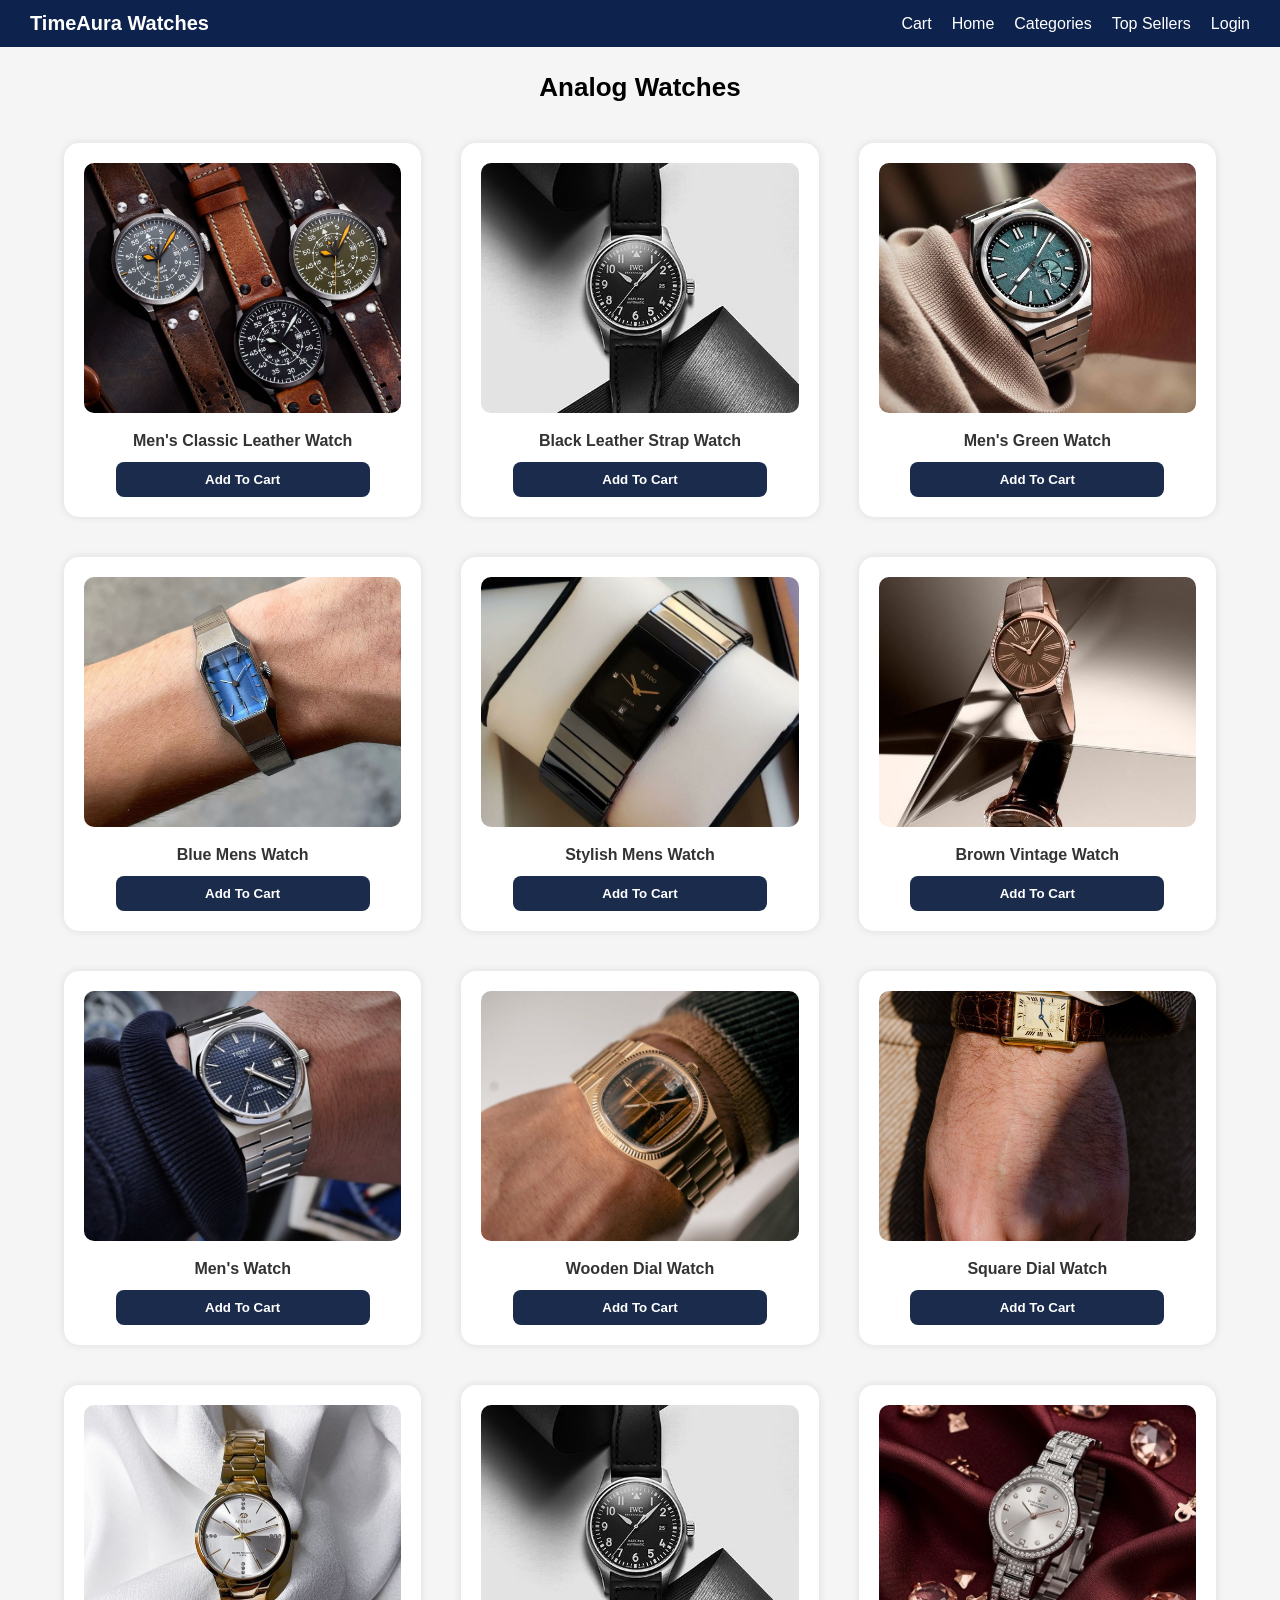
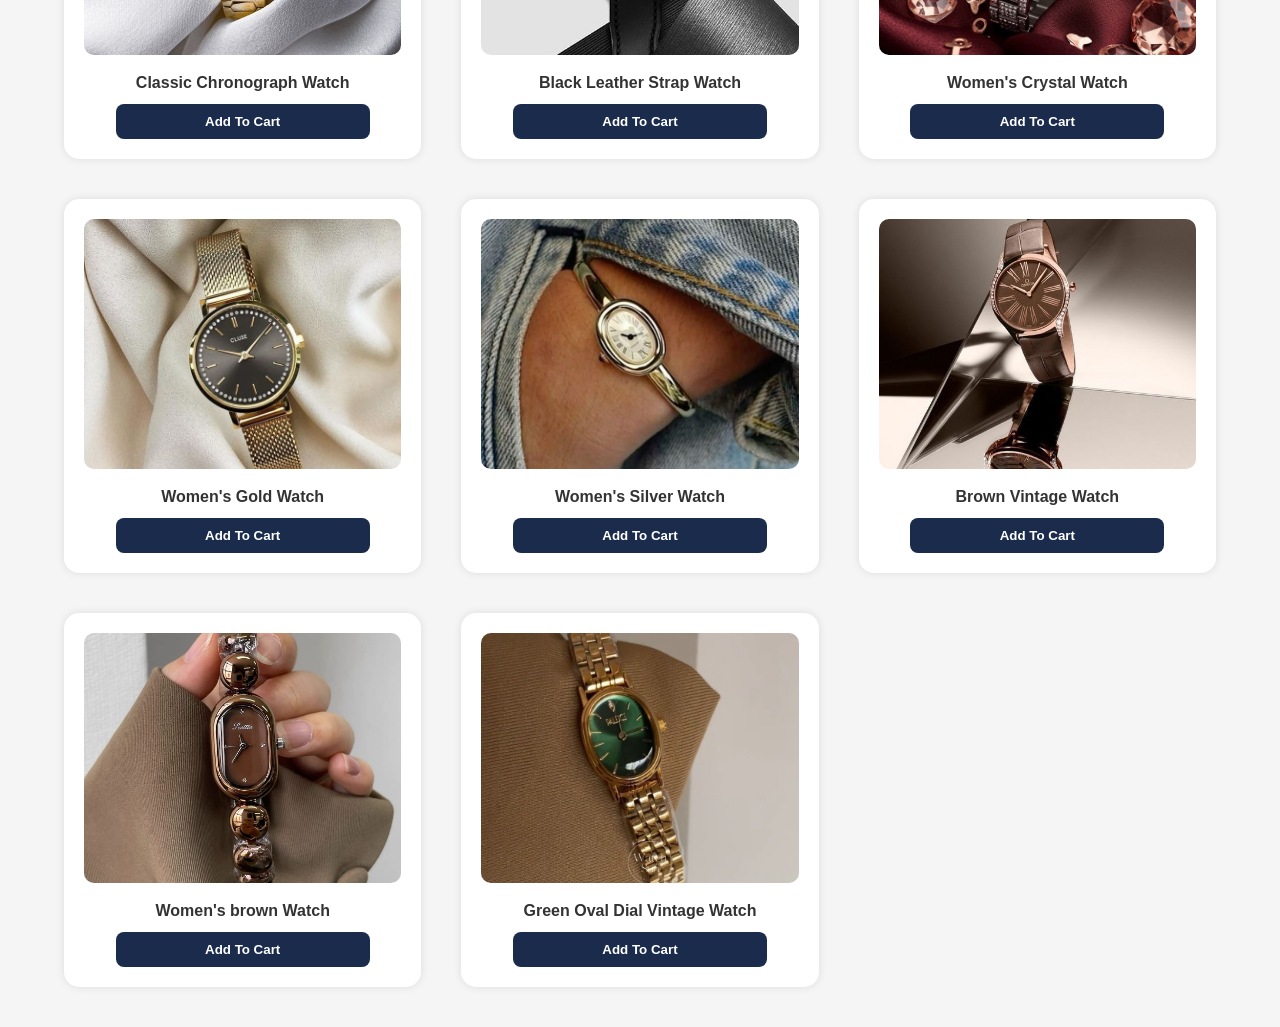
<file: analog.html>
<!DOCTYPE html>
<html lang="en">
<head>
  <meta charset="UTF-8">
  <meta name="viewport" content="width=device-width, initial-scale=1.0">
  <title>Top Sellers - TimeAura</title>

  <style>
    * {
      margin: 0;
      padding: 0;
      box-sizing: border-box;
      font-family: Arial, sans-serif;
    }

    body {
      background-color: #f5f5f5;
    }

    nav {
            background-color: #0d224c; 
            padding: 12px 30px;
            display: flex;
            justify-content: space-between;
            align-items: center;
            color: white;
        }

        nav .logo {
            font-size: 20px;
            font-weight: bold;
        }

        nav ul {
            display: flex;
            list-style: none;
            gap: 20px;
        }

        nav ul li a {
            text-decoration: none;
            color: white;
            font-weight: 500;
        }

        nav ul li a:hover {
            text-decoration: underline;
        }

    h1 {
      text-align: center;
      margin-top: 25px;
      font-size: 26px;
      color: #000;
    }

    .container {
      width: 90%;
      margin: 40px auto;
      display: grid;
      grid-template-columns: repeat(auto-fit, minmax(260px, 1fr));
      gap: 40px;
    }

    .card {
      background: white;
      padding: 20px;
      text-align: center;
      border-radius: 15px;
      box-shadow: 0 0 8px rgba(0,0,0,0.1);
    }

    .card img {
      width: 100%;
      height: 250px;
      border-radius: 10px;
      object-fit: cover;
    }

    .card h3 {
      margin-top: 15px;
      font-size: 16px;
      color: #333;
    }

    .card button {
      margin-top: 12px;
      padding: 10px;
      width: 80%;
      background-color: #1a2b4c;
      border: none;
      border-radius: 8px;
      color: white;
      font-weight: bold;
      cursor: pointer;
    }

    .card button:hover {
      background-color: #162243;
    }
  </style>
</head>

<body>

  <nav>
        <div class="logo">TimeAura Watches</div>

        <ul>
            <li><a href="cart.html">Cart</a></li>
            <li><a href="home.html">Home</a></li>
            <li><a href="categories.html">Categories</a></li>
            <li><a href="topsellers.html">Top Sellers</a></li>
            <li><a href="signup.html">Login</a></li>
        </ul>
    </nav>

  <h1>Analog Watches</h1>

  <div class="container">

    <div class="card">
      <img src="images/men1.jpg" alt="">
      <h3>Men's Classic Leather Watch</h3>
      <button>Add To Cart</button>
    </div>

    <div class="card">
      <img src="images/watch2.jpg" alt="">
      <h3>Black Leather Strap Watch</h3>
      <button>Add To Cart</button>
    </div>

    <div class="card">
      <img src="images/men2.jpg" alt="">
      <h3>Men's Green Watch</h3>
      <button>Add To Cart</button>
    </div>

    <div class="card">
      <img src="images/men4.jpg" alt="">
      <h3>Blue Mens Watch</h3>
      <button>Add To Cart</button>
    </div>

    <div class="card">
      <img src="images/men5.jpg" alt="">
      <h3>Stylish Mens Watch</h3>
      <button>Add To Cart</button>
    </div>

    <div class="card">
      <img src="images/watch6.jpg" alt="">
      <h3>Brown Vintage Watch</h3>
      <button>Add To Cart</button>
    </div>

<div class="card">
      <img src="images/men6.jpg" alt="">
      <h3>Men's Watch</h3>
      <button>Add To Cart</button>
    </div>

    <div class="card">
      <img src="images/men7.jpg" alt="">
      <h3>Wooden Dial Watch</h3>
      <button>Add To Cart</button>
    </div>

    <div class="card">
      <img src="images/men8.jpg" alt="">
      <h3>Square Dial Watch</h3>
      <button>Add To Cart</button>
    </div>

    <div class="card">
      <img src="images/IMAGE1.jpg" alt="">
      <h3>Classic Chronograph Watch</h3>
      <button>Add To Cart</button>
    </div>

    <div class="card">
      <img src="images/watch2.jpg" alt="">
      <h3>Black Leather Strap Watch</h3>
      <button>Add To Cart</button>
    </div>

    <div class="card">
      <img src="images/IMAGE3.jpg" alt="">
      <h3>Women's Crystal Watch</h3>
      <button>Add To Cart</button>
    </div>

    <div class="card">
      <img src="images/IMAGE4.jpg" alt="">
      <h3>Women's Gold Watch</h3>
      <button>Add To Cart</button>
    </div>

    <div class="card">
      <img src="images/womens1.jpg" alt="">
      <h3>Women's Silver Watch</h3>
      <button>Add To Cart</button>
    </div>

    <div class="card">
      <img src="images/watch6.jpg" alt="">
      <h3>Brown Vintage Watch</h3>
      <button>Add To Cart</button>
    </div>

<div class="card">
      <img src="images/IMAGE5.jpg" alt="">
      <h3>Women's brown Watch</h3>
      <button>Add To Cart</button>
    </div>

    <div class="card">
      <img src="images/womens2.jpg" alt="">
      <h3>Green Oval Dial Vintage Watch</h3>
      <button>Add To Cart</button>
    </div>



  </div>

</body>
</html>
</file>
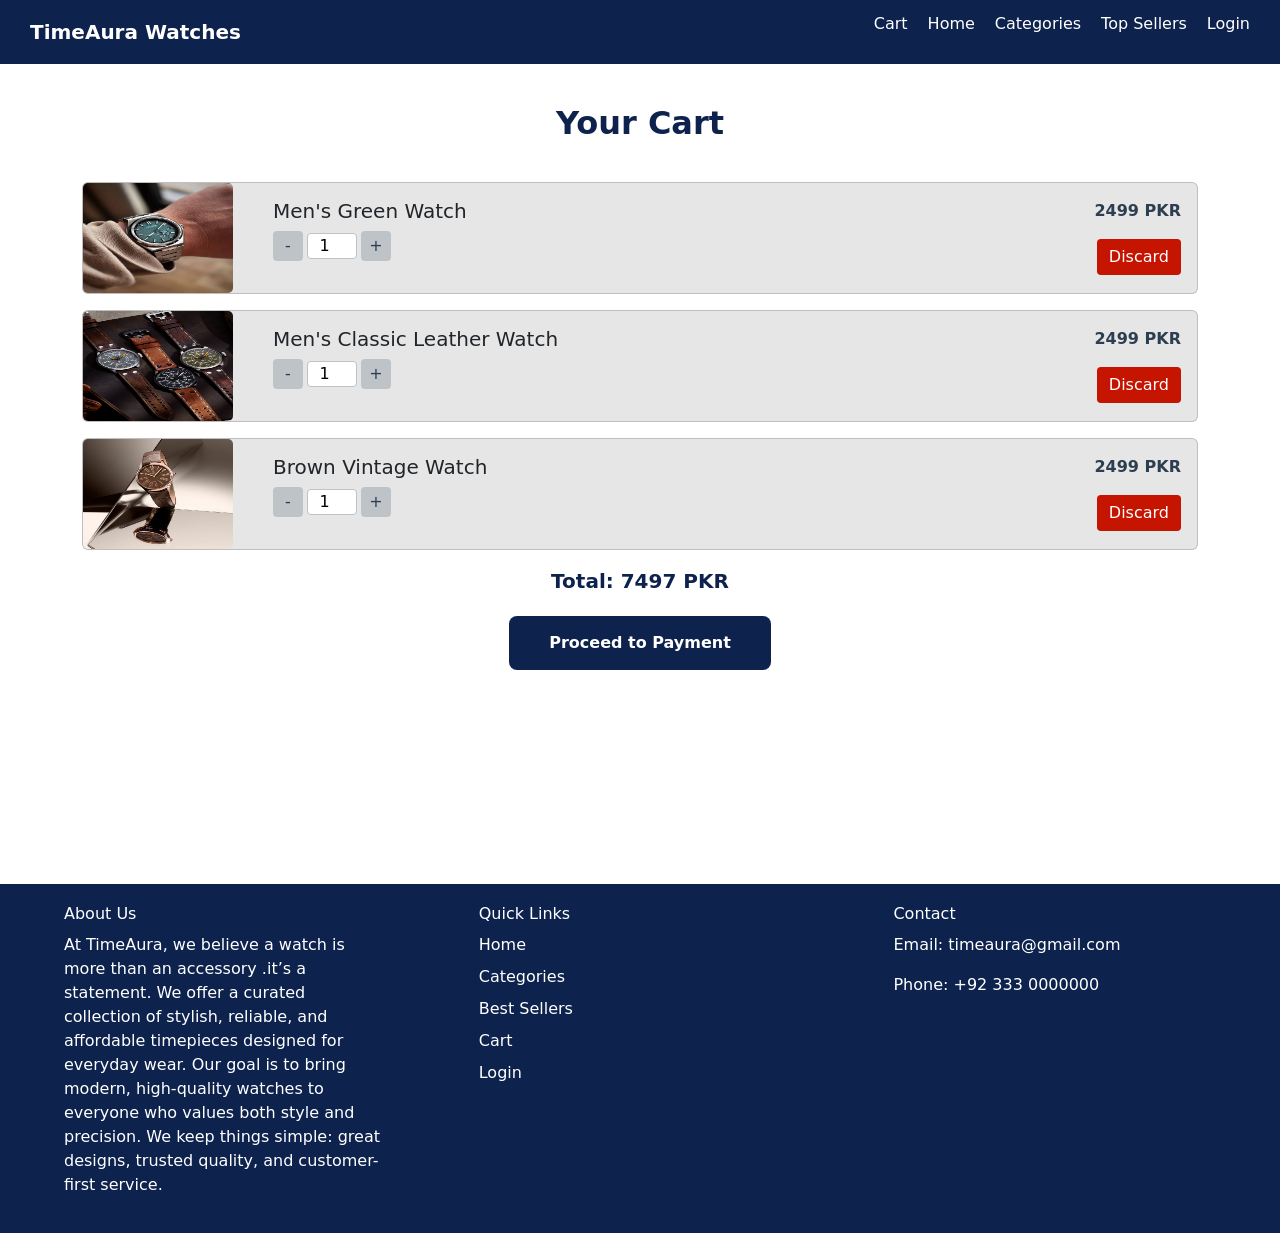
<file: cart.html>
<!DOCTYPE html>
<html lang="en">

<head>
  <meta charset="UTF-8">
  <meta name="viewport" content="width=device-width, initial-scale=1.0">
  <title>Cart</title>
  <link rel="stylesheet" href="Css/cart.css">
  <link href="https://cdn.jsdelivr.net/npm/bootstrap@5.3.8/dist/css/bootstrap.min.css" rel="stylesheet"
    integrity="sha384-sRIl4kxILFvY47J16cr9ZwB07vP4J8+LH7qKQnuqkuIAvNWLzeN8tE5YBujZqJLB" crossorigin="anonymous">
  <script src="https://cdn.jsdelivr.net/npm/bootstrap@5.3.8/dist/js/bootstrap.bundle.min.js"
    integrity="sha384-FKyoEForCGlyvwx9Hj09JcYn3nv7wiPVlz7YYwJrWVcXK/BmnVDxM+D2scQbITxI"
    crossorigin="anonymous"></script>
</head>

<body>
  <header>
    <nav>
      <div class="logo">TimeAura Watches</div>
      <ul>
        <li><a href="cart.html">Cart</a></li>
        <li><a href="home.html">Home</a></li>
        <li><a href="categories.html">Categories</a></li>
        <li><a href="topsellers.html">Top Sellers</a></li>
        <li><a href="login.html">Login</a></li>
      </ul>
    </nav>
  </header>
  <main>
    <div class="main">

      <div class="container">
        <h2 class="title">Your Cart</h2>
        <div class="card mb-3" style="max-height: 150px; background-color: rgb(230, 230, 230);">
          <div class="row no-gutters">
            <div class="col-auto">
              <img src="images/men2.jpg" class="card-img" style="width: 150px; height: 110px;" alt="...">
            </div>
            <div class="col">
              <div class="card-body">
                <div class="d-flex justify-content-between">
                  <div>
                    <h5 class="card-title text-start">Men's Green Watch</h5>
                    <div class="control">
                      <button class="quantity" onclick="decreaseQty(document.getElementById('qty'))">-</button>
                      <input type="number" value="1" class="input" id="qty" readonly>
                      <button class="quantity" onclick="increaseQty(document.getElementById('qty'))">+</button>
                    </div>
                  </div>
                  <div class="text-end">
                    <p class="price">2499 PKR</p>
                    <button class="discard discard-danger">Discard</button>
                  </div>
                </div>
              </div>
            </div>
          </div>
        </div>

        <div class="card mb-3" style="max-height: 150px; background-color: rgb(230, 230, 230);">
          <div class="row no-gutters">
            <div class="col-auto">
              <img src="images/men1.jpg" class="card-img" style="width: 150px; height: 110px;" alt="...">
            </div>
            <div class="col">
              <div class="card-body">
                <div class="d-flex justify-content-between">
                  <div>
                    <h5 class="card-title text-start">Men's Classic Leather Watch</h5>
                    <div class="control">
                      <button class="quantity" onclick="decreaseQty(document.getElementById('qty2'))">-</button>
                      <input type="number" value="1" class="input" id="qty2" readonly>
                      <button class="quantity" onclick="increaseQty(document.getElementById('qty2'))">+</button>
                    </div>
                  </div>
                  <div class="text-end">
                    <p class="price">2499 PKR</p>
                    <button class="discard">Discard</button>
                  </div>
                </div>
              </div>
            </div>
          </div>
        </div>

        <div class="card mb-3" style="max-height: 150px; background-color: rgb(230, 230, 230);">
          <div class="row no-gutters">
            <div class="col-auto">
              <img src="images/watch6.jpg" class="card-img" style="width: 150px; height: 110px;" alt="...">
            </div>
            <div class="col">
              <div class="card-body">
                <div class="d-flex justify-content-between">
                  <div>
                    <h5 class="card-title text-start">Brown Vintage Watch</h5>
                    <div class="control">
                      <button class="quantity" onclick="decreaseQty(document.getElementById('qty3'))">-</button>
                      <input type="number" value="1" class="input" id="qty3" readonly>
                      <button class="quantity" onclick="increaseQty(document.getElementById('qty3'))">+</button>
                    </div>
                  </div>
                  <div class="text-end">
                    <p class="price">2499 PKR</p>
                    <button class="discard">Discard</button>
                  </div>
                </div>
              </div>
            </div>
          </div>
        </div>
        <div class="total"><span>Total: </span><span>7497 PKR</span></div>
        <a href="payment.html"><button class="payment">Proceed to Payment</button></a>
      </div>
      <div class="blank"></div>
    </div>
  </main>
  <footer class="main-footer">
    <div class="footer-content">
      <div class="footer-section">
        <h3>About Us</h3>
        <p>At TimeAura, we believe a watch is more than an accessory .it’s a statement. We offer a curated collection of
          stylish, reliable, and affordable timepieces designed for everyday wear. Our goal is to bring modern,
          high-quality watches to everyone who values both style and precision. We keep things simple: great designs,
          trusted quality, and customer-first service.</p>
      </div>

      <div class="footer-section">
        <h3>Quick Links</h3>
        <ul>
          <li><a href="#">Home</a></li>
          <li><a href="#">Categories</a></li>
          <li><a href="#">Best Sellers</a></li>
          <li><a href="#">Cart</a></li>
          <li><a href="#">Login</a></li>
        </ul>
      </div>

      <div class="footer-section">
        <h3>Contact</h3>
        <p>Email: timeaura@gmail.com</p>
        <p>Phone: +92 333 0000000</p>
      </div>
    </div>

  </footer>
</body>
<script>
  function increaseQty(input) {
    input.value = Number(input.value) + 1;
    console.log("Quantity increased to:", input.value);
  }

  function decreaseQty(input) {
    if (Number(input.value) > 1) {
      input.value = Number(input.value) - 1;
      console.log("Quantity decreased to:", input.value);
    }else{
      console.log("Quantity cannot be less than 1");
    }
  }
</script>

</html>
</file>
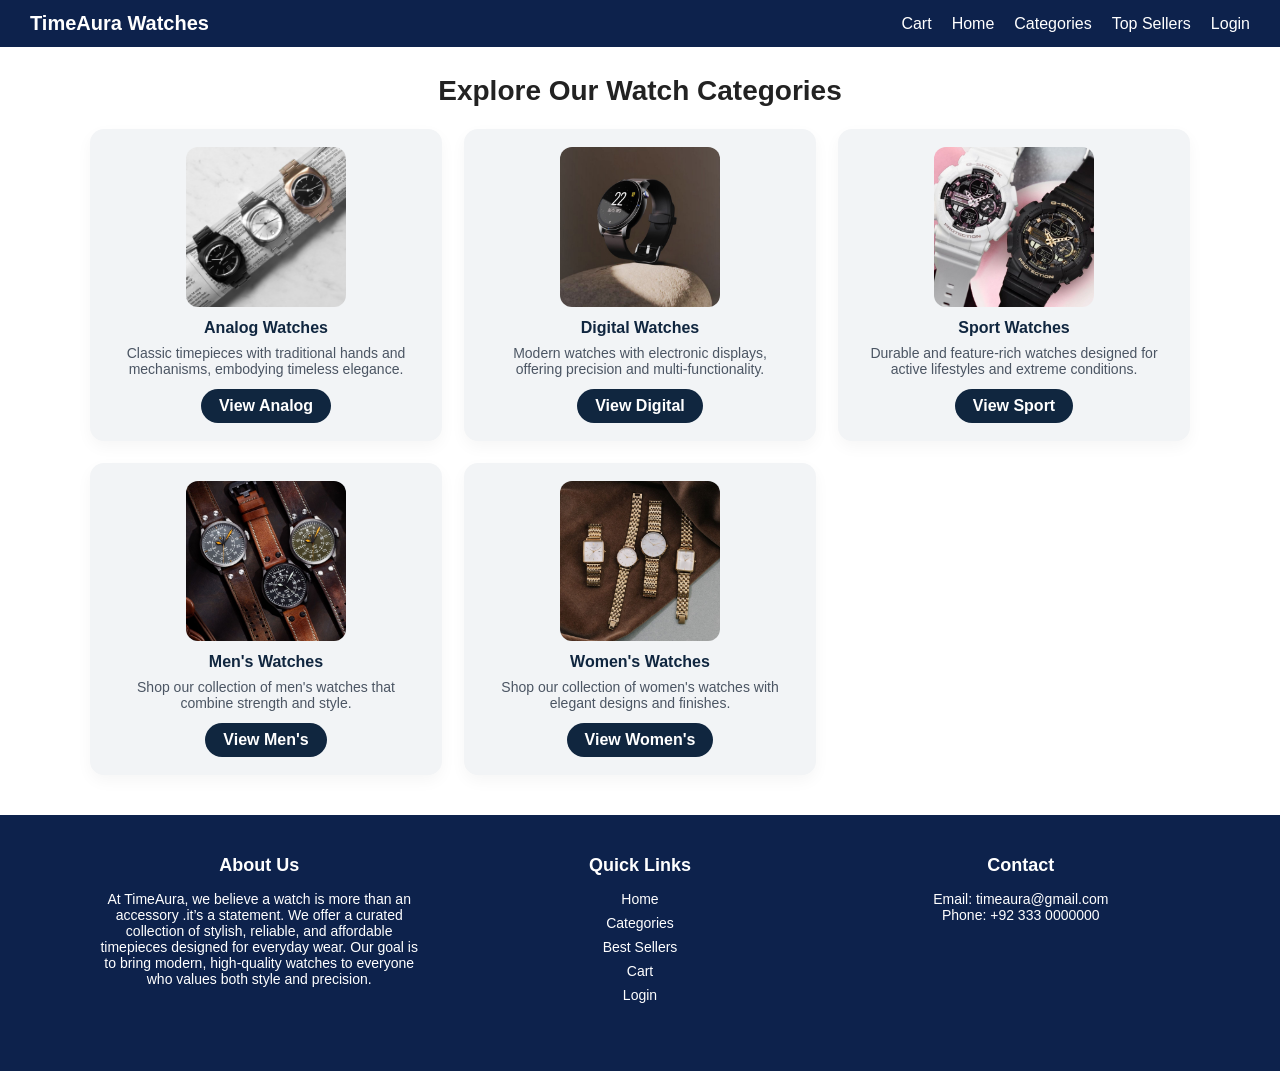
<file: categories.html>
<!doctype html>
<html lang="en">
<head>
  <meta charset="utf-8" />
  <meta name="viewport" content="width=device-width,initial-scale=1" />
  <title>TimeAura — Categories</title>

  <style>
    * { box-sizing: border-box; margin: 0; padding: 0; }
    body { font-family: Arial, Helvetica, sans-serif; background:#fff; color:#222; }

    nav {
      background-color:#0d224c;
      padding:12px 30px;
      display:flex;
      justify-content:space-between;
      align-items:center;
      color:white;
    }

    nav .mainlogo {
      font-size:20px;
      font-weight:bold;
    }

    nav ul {
      display:flex;
      list-style:none;
      gap:20px;
    }

    nav ul li a {
      text-decoration:none;
      color:white;
      font-weight:500;
    }

    nav ul li a:hover { text-decoration:underline; }

    .pagewrap {
      width:92%;
      max-width:1100px;
      margin:28px auto;
    }

    .bigtitle {
      text-align:center;
      font-size:28px;
      font-weight:800;
      margin-bottom:22px;
    }

    .catsgrid {
      display:grid;
      grid-template-columns:repeat(auto-fit, minmax(260px,1fr));
      gap:22px;
      align-items:start;
    }

    .onecat {
      background:#f2f4f6;
      border-radius:14px;
      padding:18px;
      text-align:center;
      box-shadow:0 6px 16px rgba(10,20,30,0.04);
    }

    .catpic {
      width:160px;
      height:160px;
      margin:0 auto;
      border-radius:12px;
      overflow:hidden;
      background:#ddd;
    }

    .catpic img {
      width:100%;
      height:100%;
      object-fit:cover;
      display:block;
    }

    .cattitle {
      font-weight:700;
      margin-top:12px;
      color:#10263f;
    }

    .cattext {
      margin-top:8px;
      color:#4b5563;
      font-size:14px;
      padding:0 8px;
    }

    .onecat a {
      display:inline-block;
      margin-top:12px;
      padding:8px 18px;
      background:#10263f;
      color:white;
      text-decoration:none;
      border-radius:20px;
      font-weight:700;
    }

    .onecat a:hover { background:#0b1e33; }

    footer {
      margin-top:40px;
      padding:20px 0;
      text-align:center;
      color:#666;
      font-size:14px;
    }

    @media(max-width:520px){
      .catpic { width:130px; height:130px; }
      .bigtitle { font-size:22px; }
    }

.footerArea{
 background-color:#0d224c;
 color:white;
 padding:40px 0;
 margin-top:40px;
}

.footWrap{
 width:85%;
 margin:auto;
 display:flex;
 justify-content:space-between;
 flex-wrap:wrap;
}

.footPart{
 width:30%;
 min-width:200px;
 margin-bottom:20px;
}

.footPart h3{
 margin-bottom:15px;
 font-size:18px;
}

.footPart ul{
 list-style:none;
 padding:0;
}

.footPart ul li{
 margin-bottom:8px;
}

.footPart ul li a{
 text-decoration:none;
 color:white;
 transition:.3s;
}

.footPart ul li a:hover{
 color:#aaa;
}

  </style>
</head>

<body>

  <nav>
      <div class="mainlogo">TimeAura Watches</div>

      <ul>
        <li><a href="cart.html">Cart</a></li>
        <li><a href="home.html">Home</a></li>
        <li><a href="categories.html">Categories</a></li>
        <li><a href="topsellers.html">Top Sellers</a></li>
        <li><a href="signup.html">Login</a></li>
      </ul>
  </nav>

  <div class="pagewrap">

      <h1 class="bigtitle">Explore Our Watch Categories</h1>

      <div class="catsgrid">

          <div class="onecat">
            <div class="catpic">
              <img src="images/cat-analog.jpg">
            </div>
            <div class="cattitle">Analog Watches</div>
            <div class="cattext">Classic timepieces with traditional hands and mechanisms, embodying timeless elegance.</div>
            <a href="analog.html">View Analog</a>
          </div>

          <div class="onecat">
            <div class="catpic">
              <img src="images/cat-digital.jpg">
            </div>
            <div class="cattitle">Digital Watches</div>
            <div class="cattext">Modern watches with electronic displays, offering precision and multi-functionality.</div>
            <a href="digital.html">View Digital</a>
          </div>

          <div class="onecat">
            <div class="catpic">
              <img src="images/cat-sport.jpg">
            </div>
            <div class="cattitle">Sport Watches</div>
            <div class="cattext">Durable and feature-rich watches designed for active lifestyles and extreme conditions.</div>
            <a href="sport.html">View Sport</a>
          </div>

          <div class="onecat">
            <div class="catpic">
              <img src="images/cat-mens.jpg">
            </div>
            <div class="cattitle">Men's Watches</div>
            <div class="cattext">Shop our collection of men's watches that combine strength and style.</div>
            <a href="mens.html">View Men's</a>
          </div>

          <div class="onecat">
            <div class="catpic">
              <img src="images/cat-womens.jpg">
            </div>
            <div class="cattitle">Women's Watches</div>
            <div class="cattext">Shop our collection of women's watches with elegant designs and finishes.</div>
            <a href="womens.html">View Women's</a>
          </div>

      </div>
  </div>

  <footer class="footerArea">
 <div class="footWrap">

    <div class="footPart">
      <h3>About Us</h3>
      <p>At TimeAura, we believe a watch is more than an accessory .it’s a statement. We offer a curated collection of stylish, reliable, and affordable timepieces designed for everyday wear. Our goal is to bring modern, high-quality watches to everyone who values both style and precision.</p>
    </div>

    <div class="footPart">
      <h3>Quick Links</h3>
      <ul>
        <li><a href="#">Home</a></li>
        <li><a href="#">Categories</a></li>
        <li><a href="#">Best Sellers</a></li>
        <li><a href="#">Cart</a></li>
        <li><a href="#">Login</a></li>
      </ul>
    </div>

    <div class="footPart">
      <h3>Contact</h3>
      <p>Email: timeaura@gmail.com</p>
      <p>Phone: +92 333 0000000</p>
    </div>
</body>
</html>
</file>
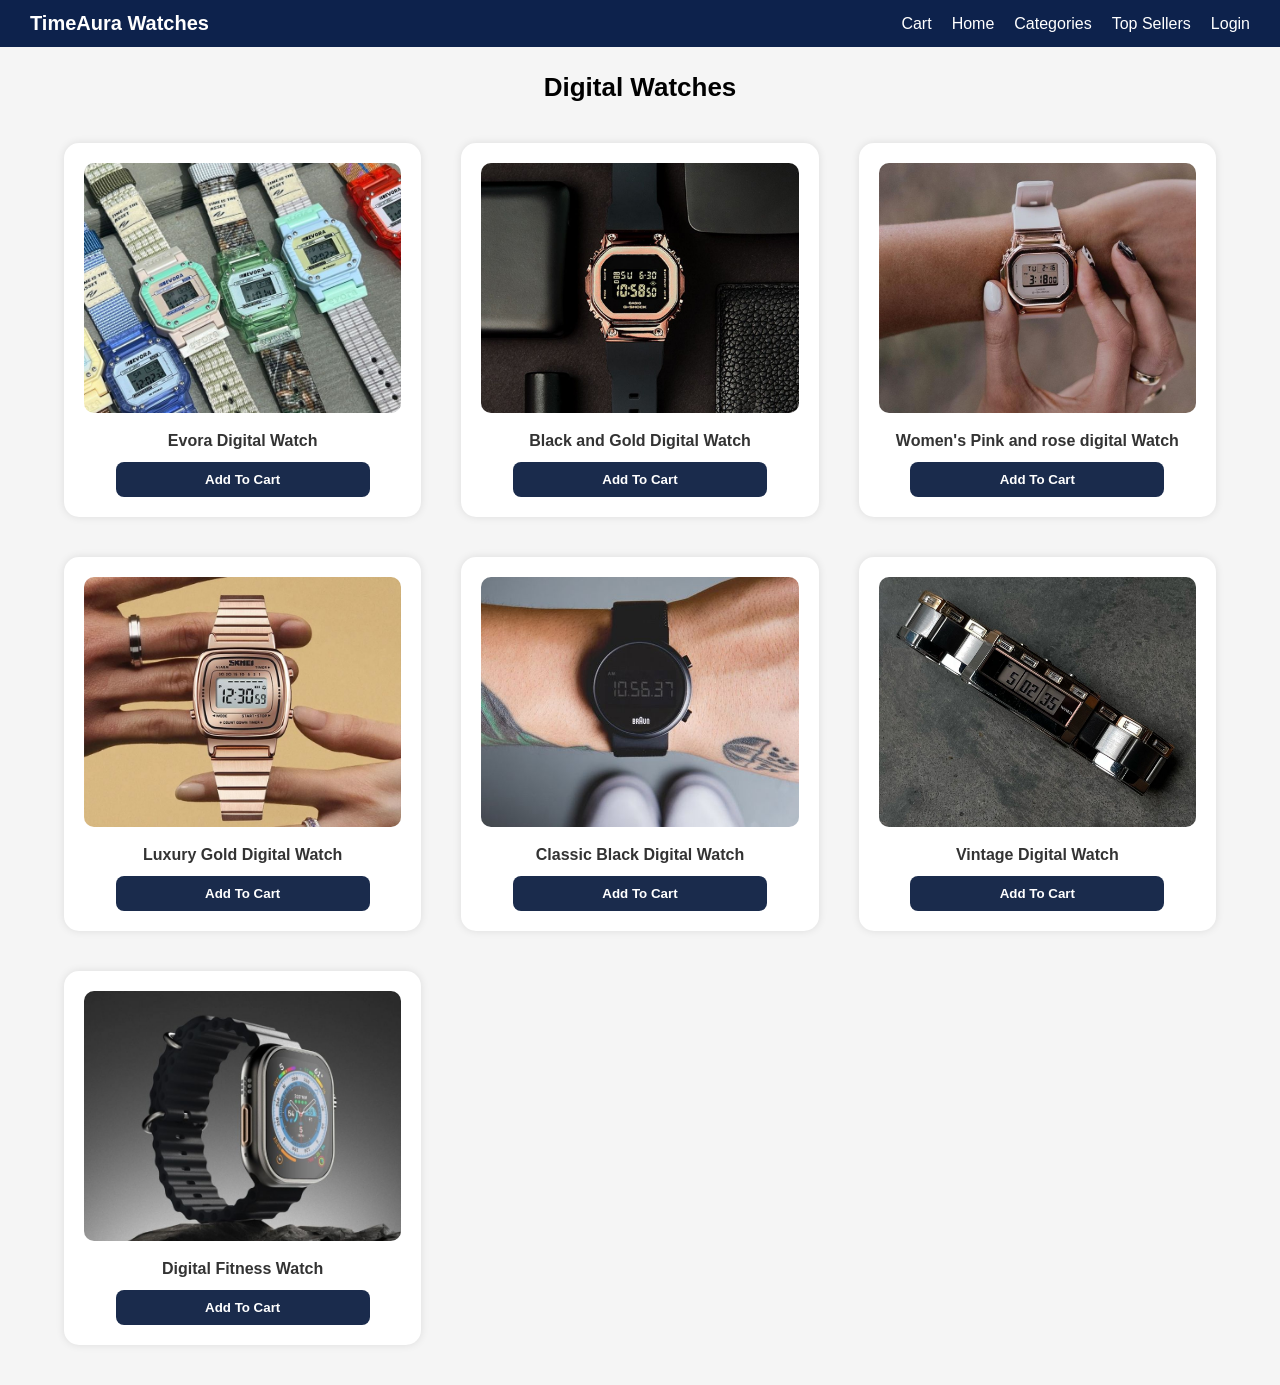
<file: digital.html>
<!DOCTYPE html>
<html lang="en">
<head>
  <meta charset="UTF-8">
  <meta name="viewport" content="width=device-width, initial-scale=1.0">
  <title>Top Sellers - TimeAura</title>

  <style>
    * {
      margin: 0;
      padding: 0;
      box-sizing: border-box;
      font-family: Arial, sans-serif;
    }

    body {
      background-color: #f5f5f5;
    }

    nav {
            background-color: #0d224c; 
            padding: 12px 30px;
            display: flex;
            justify-content: space-between;
            align-items: center;
            color: white;
        }

        nav .logo {
            font-size: 20px;
            font-weight: bold;
        }

        nav ul {
            display: flex;
            list-style: none;
            gap: 20px;
        }

        nav ul li a {
            text-decoration: none;
            color: white;
            font-weight: 500;
        }

        nav ul li a:hover {
            text-decoration: underline;
        }

    h1 {
      text-align: center;
      margin-top: 25px;
      font-size: 26px;
      color: #000;
    }

    .container {
      width: 90%;
      margin: 40px auto;
      display: grid;
      grid-template-columns: repeat(auto-fit, minmax(260px, 1fr));
      gap: 40px;
    }

    .card {
      background: white;
      padding: 20px;
      text-align: center;
      border-radius: 15px;
      box-shadow: 0 0 8px rgba(0,0,0,0.1);
    }

    .card img {
      width: 100%;
      height: 250px;
      border-radius: 10px;
      object-fit: cover;
    }

    .card h3 {
      margin-top: 15px;
      font-size: 16px;
      color: #333;
    }

    .card button {
      margin-top: 12px;
      padding: 10px;
      width: 80%;
      background-color: #1a2b4c;
      border: none;
      border-radius: 8px;
      color: white;
      font-weight: bold;
      cursor: pointer;
    }

    .card button:hover {
      background-color: #162243;
    }
  </style>
</head>

<body>

  <nav>
        <div class="logo">TimeAura Watches</div>

        <ul>
            <li><a href="cart.html">Cart</a></li>
            <li><a href="home.html">Home</a></li>
            <li><a href="categories.html">Categories</a></li>
            <li><a href="topsellers.html">Top Sellers</a></li>
            <li><a href="signup.html">Login</a></li>
        </ul>
    </nav>

  <h1>Digital Watches</h1>

  <div class="container">

    <div class="card">
      <img src="images/digital1.jpg" alt="">
      <h3>Evora Digital Watch</h3>
      <button>Add To Cart</button>
    </div>

    <div class="card">
      <img src="images/digital2.jpg" alt="">
      <h3>Black and Gold Digital Watch</h3>
      <button>Add To Cart</button>
    </div>

    <div class="card">
      <img src="images/digital3.jpg" alt="">
      <h3>Women's Pink and rose digital Watch</h3>
      <button>Add To Cart</button>
    </div>

    <div class="card">
      <img src="images/digital4.jpg" alt="">
      <h3>Luxury Gold Digital Watch</h3>
      <button>Add To Cart</button>
    </div>

    <div class="card">
      <img src="images/digital5.jpg" alt="">
      <h3>Classic Black Digital Watch</h3>
      <button>Add To Cart</button>
    </div>

    <div class="card">
      <img src="images/digital6.jpg" alt="">
      <h3>Vintage Digital Watch</h3>
      <button>Add To Cart</button>
    </div>

    <div class="card">
      <img src="images/sport4.jpg" alt="">
      <h3>Digital Fitness Watch</h3>
      <button>Add To Cart</button>
    </div>

  </div>

</body>
</html>
</file>
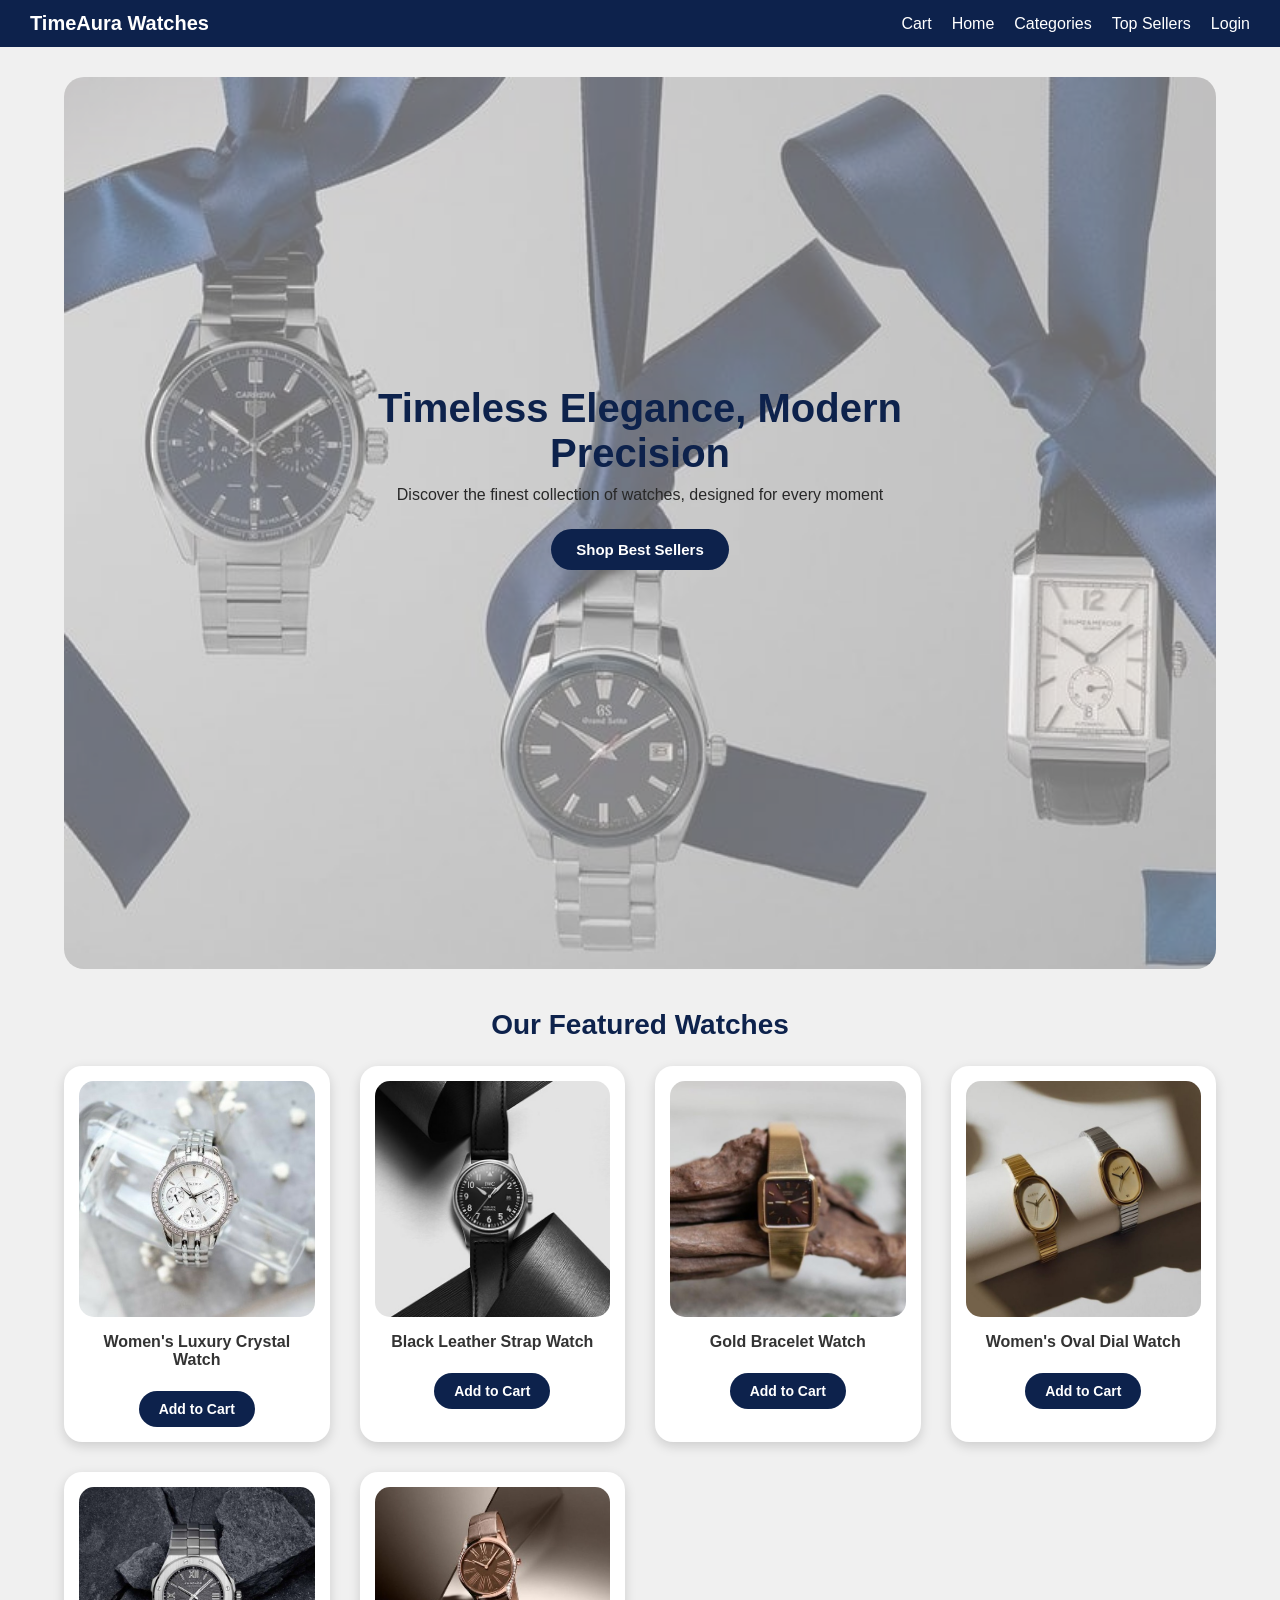
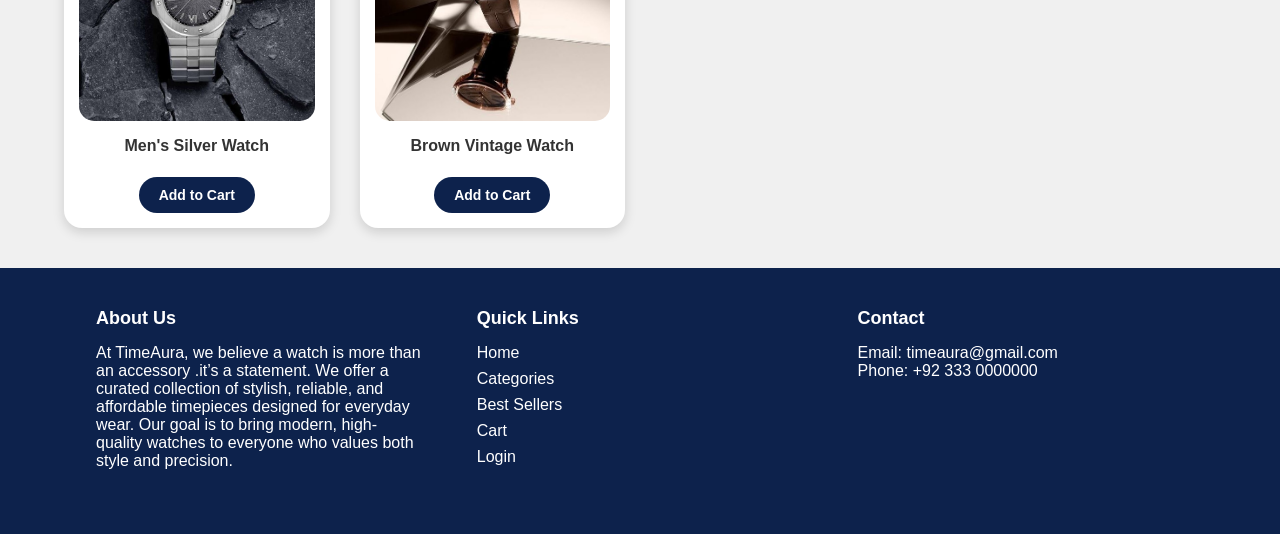
<file: home.html>
<!DOCTYPE html>
<html lang="en">
<head>
<meta charset="UTF-8">
<meta name="viewport" content="width=device-width, initial-scale=1.0">
<title>TimeAura - Home</title>

<style>

*{
margin:0;
padding:0;
box-sizing:border-box;
}

body{
 font-family: Arial, sans-serif;
 background-color:#f0f0f0;
}




nav{
background-color:#0d224c;
padding:12px 30px;
display:flex;
justify-content:space-between;
align-items:center;
color:white;
}

nav .brandname{
font-size:20px;
font-weight:bold;
}

nav ul{
display:flex;
list-style:none;
gap:20px;
}

nav ul li a{
text-decoration:none;
color:white;
font-weight:500;
}

nav ul li a:hover{
text-decoration:underline;
}




.heroBox {
 width:90%;
 margin:30px auto;
 border-radius:20px;
 overflow:hidden;
 position:relative;
}

.heroBox img{
 width:100%;
 display:block;
 opacity:0.55;
}



.textOnImg{
 position:absolute;
 top:45%;
 left:50%;
 transform:translate(-50%,-50%);
 text-align:center;
 color:#0d224c;
}

.textOnImg h1{
 font-size:40px;
 font-weight:bold;
}

.textOnImg p{
 margin-top:10px;
 font-size:16px;
 color:rgb(40,40,40);
}

.textOnImg a{
 display:inline-block;
 margin-top:25px;
 padding:12px 25px;
 background-color:#0d224c;
 color:white;
 text-decoration:none;
 border-radius:25px;
 font-size:15px;
 font-weight:bold;
}

.textOnImg a:hover{
 background-color:#091938;
}





.footerArea{
 background-color:#0d224c;
 color:white;
 padding:40px 0;
 margin-top:40px;
}

.footWrap{
 width:85%;
 margin:auto;
 display:flex;
 justify-content:space-between;
 flex-wrap:wrap;
}

.footPart{
 width:30%;
 min-width:200px;
 margin-bottom:20px;
}

.footPart h3{
 margin-bottom:15px;
 font-size:18px;
}

.footPart ul{
 list-style:none;
 padding:0;
}

.footPart ul li{
 margin-bottom:8px;
}

.footPart ul li a{
 text-decoration:none;
 color:white;
 transition:.3s;
}

.footPart ul li a:hover{
 color:#aaa;
}








.itemsArea {
 width:90%;
 margin:40px auto;
}

.itemsHeading{
 text-align:center;
 font-size:28px;
 margin-bottom:25px;
 color:#0d224c;
 font-weight:bold;
}

.itemsGrid{
 display:grid;
 grid-template-columns:repeat(auto-fit, minmax(250px,1fr));
 gap:30px;
}

.oneItem{
 background:white;
 border-radius:18px;
 padding:15px;
 text-align:center;
 box-shadow:0 4px 12px rgba(0,0,0,0.15);
}

.oneItem img{
 width:100%;
 border-radius:15px;
}

.oneItem h3{
 margin:12px 0;
 font-size:16px;
 font-weight:bold;
 color:#333;
}

.oneItem button{
 padding:10px 20px;
 background-color:#0d224c;
 color:white;
 border:none;
 border-radius:25px;
 cursor:pointer;
 margin-top:10px;
 font-size:14px;
 font-weight:bold;
}

.oneItem button:hover{
 background-color:#091938;
}

</style>
</head>

<body>

<nav>
 <div class="brandname">TimeAura Watches</div>
 <ul>
  <li><a href="cart.html">Cart</a></li>
  <li><a href="home.html">Home</a></li>
  <li><a href="categories.html">Categories</a></li>
  <li><a href="topsellers.html">Top Sellers</a></li>
  <li><a href="login.html">Login</a></li>
 </ul>
</nav>




<div class="heroBox">

    <img src="images/home.jpg" alt="Hero Image">

    <div class="textOnImg">
        <h1>Timeless Elegance, Modern Precision</h1>
        <p>Discover the finest collection of watches, designed for every moment</p>

        <a href="topsellers.html">Shop Best Sellers</a>
    </div>
</div>




<div class="itemsArea">

<h2 class="itemsHeading">Our Featured Watches</h2>

<div class="itemsGrid">

 <div class="oneItem">
  <img src="images/watch1.jpg" alt="Women's Luxury Crystal Watch">
  <h3>Women's Luxury Crystal Watch</h3>
  <button>Add to Cart</button>
 </div>

 <div class="oneItem">
  <img src="images/watch2.jpg" alt="Black Leather Strap Watch">
  <h3>Black Leather Strap Watch</h3>
  <button>Add to Cart</button>
 </div>

 <div class="oneItem">
  <img src="images/watch3.jpg" alt="Gold Bracelet Watch">
  <h3>Gold Bracelet Watch</h3>
  <button>Add to Cart</button>
 </div>

 <div class="oneItem">
  <img src="images/watch4.jpg" alt="Women's Oval Dial Watch">
  <h3>Women's Oval Dial Watch</h3>
  <button>Add to Cart</button>
 </div>

 <div class="oneItem">
  <img src="images/watch5.jpg" alt="Men's Silver Watch">
  <h3>Men's Silver Watch</h3>
  <button>Add to Cart</button>
 </div>

 <div class="oneItem">
  <img src="images/watch6.jpg" alt="Brown Vintage Watch">
  <h3>Brown Vintage Watch</h3>
  <button>Add to Cart</button>
 </div>

</div>

</div>





<footer class="footerArea">
 <div class="footWrap">

    <div class="footPart">
      <h3>About Us</h3>
      <p>At TimeAura, we believe a watch is more than an accessory .it’s a statement. We offer a curated collection of stylish, reliable, and affordable timepieces designed for everyday wear. Our goal is to bring modern, high-quality watches to everyone who values both style and precision.</p>
    </div>

    <div class="footPart">
      <h3>Quick Links</h3>
      <ul>
        <li><a href="#">Home</a></li>
        <li><a href="#">Categories</a></li>
        <li><a href="#">Best Sellers</a></li>
        <li><a href="#">Cart</a></li>
        <li><a href="#">Login</a></li>
      </ul>
    </div>

    <div class="footPart">
      <h3>Contact</h3>
      <p>Email: timeaura@gmail.com</p>
      <p>Phone: +92 333 0000000</p>
    </div>

 </div>
</footer>


</body>
</html>
</file>
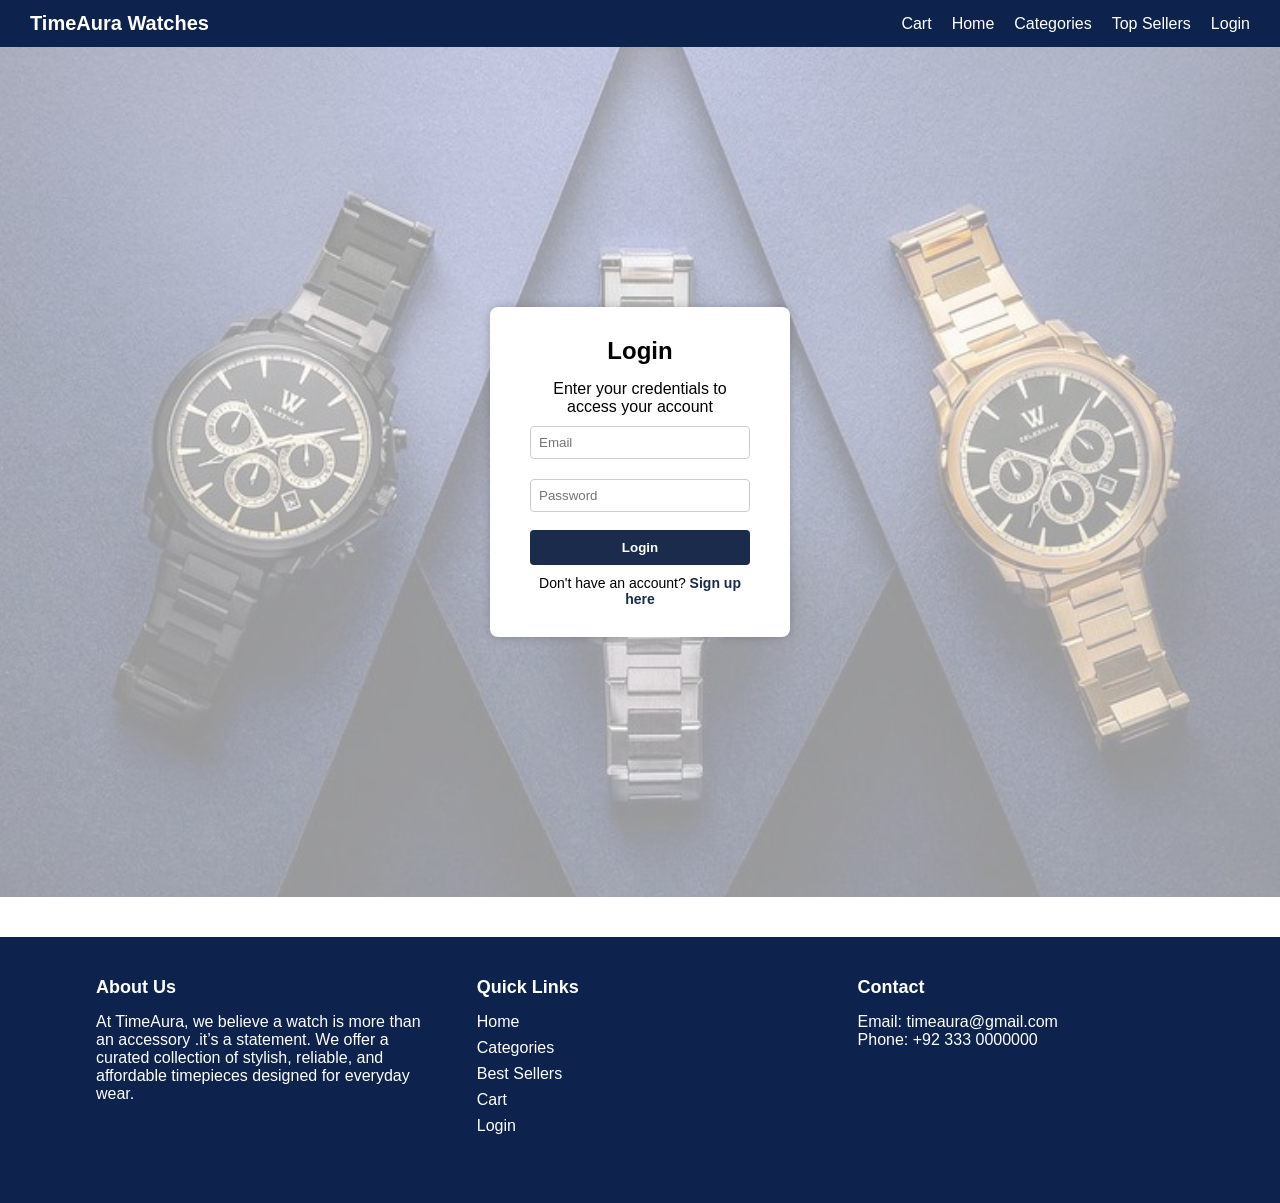
<file: login.html>
<!DOCTYPE html>
<html lang="en">
<head>
  <meta charset="UTF-8"/>
  <meta name="viewport" content="width=device-width, initial-scale=1.0">
<title>Login - TimeAura</title>

<style>
 *{margin:0; padding:0; box-sizing:border-box;}

 body{
    font-family: Arial, sans-serif;
 }

 nav{
    background-color:#0d224c;
    padding:12px 30px;
    display:flex;
    justify-content:space-between;
    align-items:center;
    color:white;
 }

 nav .logo {
    font-size:20px;
    font-weight:bold;
 }

 nav ul{
    display:flex; list-style:none;
    gap:20px;
 }

 nav ul li a{
   text-decoration:none;
   color:white;
   font-weight:500;
 }

 nav ul li a:hover{
   text-decoration: underline;
 }

 
 .mainbox{
   background-image:url('images/login.jpg');
   background-size:cover;
   background-position:center;
   height:calc(100vh - 50px);
   display:flex;
   justify-content:center;
   align-items:center;
   background-color:rgba(255,255,255,.6);
   background-blend-mode:lighten;
 }

 .loginbox{
   background:white;
   width:300px;
   padding:30px 40px;
   border-radius:8px;
   text-align:center;
   box-shadow:0 0 10px rgba(0,0,0,.2);
 }

 .loginbox h2{ margin-bottom:15px; }

 .loginbox input{
    width:100%;
    padding:8px;
    margin:10px 0;
    border-radius:4px;
    border:1px solid #ccc;
 }

 .loginbox button{
    width:100%;
    padding:10px;
    background:#1a2b4c;
    color:white;
    border:none;
    border-radius:4px;
    cursor:pointer;
    font-weight:bold;
 }

 .loginbox button:hover{
    background:#162243;
 }

 .smalltxt{
   margin-top:10px;
   font-size:14px;
 }

 .smalltxt a{
   color:#1a2b4c;
   text-decoration:none;
   font-weight:bold;
 }

 .errtxt{
   color:#b00020;
   margin-top:8px;
   font-size:14px;
 }

 
 .footerbox{
   background-color:#0d224c;
   color:white;
   padding:40px 0;
   margin-top:40px;
 }

 .footerwrap{
   width:85%;
   margin:auto;
   display:flex;
   justify-content:space-between;
   flex-wrap:wrap;
 }

 .footarea{
  width:30%;
  min-width:200px;
  margin-bottom:20px;
 }

 .footarea h3{
   margin-bottom:15px;
   font-size:18px;
 }

 .footarea ul{ list-style:none; padding:0; }

 .footarea ul li{ margin-bottom:8px; }

 .footarea ul li a{
   text-decoration:none;
   color:white;
   transition:.3s;
 }

 .footarea ul li a:hover{
   color:#aaa;
 }

</style>
</head>

<body>

<nav>
 <div class="logo">TimeAura Watches</div>

 <ul>
   <li><a href="cart.html">Cart</a></li>
   <li><a href="home.html">Home</a></li>
   <li><a href="categories.html">Categories</a></li>
   <li><a href="topsellers.html">Top Sellers</a></li>
   <li><a href="login.html">Login</a></li>
 </ul>
</nav>

<div class="mainbox">

 <div class="loginbox">
    <h2>Login</h2>
    <p>Enter your credentials to access your account</p>

    <form id="loginForm">
      <input id="email" type="email" placeholder="Email">
      <input id="password" type="password" placeholder="Password">
      <div id="err" class="errtxt"></div>
      <button type="submit">Login</button>
    </form>

    <p class="smalltxt">Don't have an account?
      <a href="signup.html">Sign up here</a>
    </p>
 </div>

</div>


<script>
function getUsers(){
   let raw = localStorage.getItem("myshop_users")
   if(!raw) return []
   try{
     return JSON.parse(raw)
   }catch(e){
     return []
   }
}

document.getElementById("loginForm").addEventListener("submit", function(e){
   e.preventDefault()

   let email = document.getElementById("email").value.trim().toLowerCase()
   let pass = document.getElementById("password").value
   let err = document.getElementById("err")

   err.textContent = ""

   if(email=="" || pass==""){
      err.textContent = "Please enter email and password."
      return
   }

   let users = getUsers()
   let user = users.find(u => u.email===email && u.password===pass)

   if(!user){
     err.textContent="Invalid email or password."
     return
   }

   localStorage.setItem("currentUser", JSON.stringify({email:user.email}))

   alert("Login successful — redirecting to home.")
   window.location.href="home.html"
})
</script>


<footer class="footerbox">
 <div class="footerwrap">

  <div class="footarea">
    <h3>About Us</h3>
    <p>At TimeAura, we believe a watch is more than an accessory .it’s a statement. We offer a curated collection of stylish, reliable, and affordable timepieces designed for everyday wear.</p>
  </div>

  <div class="footarea">
    <h3>Quick Links</h3>
    <ul>
      <li><a href="#">Home</a></li>
      <li><a href="#">Categories</a></li>
      <li><a href="#">Best Sellers</a></li>
      <li><a href="#">Cart</a></li>
      <li><a href="#">Login</a></li>
    </ul>
  </div>

  <div class="footarea">
    <h3>Contact</h3>
    <p>Email: timeaura@gmail.com</p>
    <p>Phone: +92 333 0000000</p>
  </div>

 </div>
</footer>

</body>
</html>
</file>
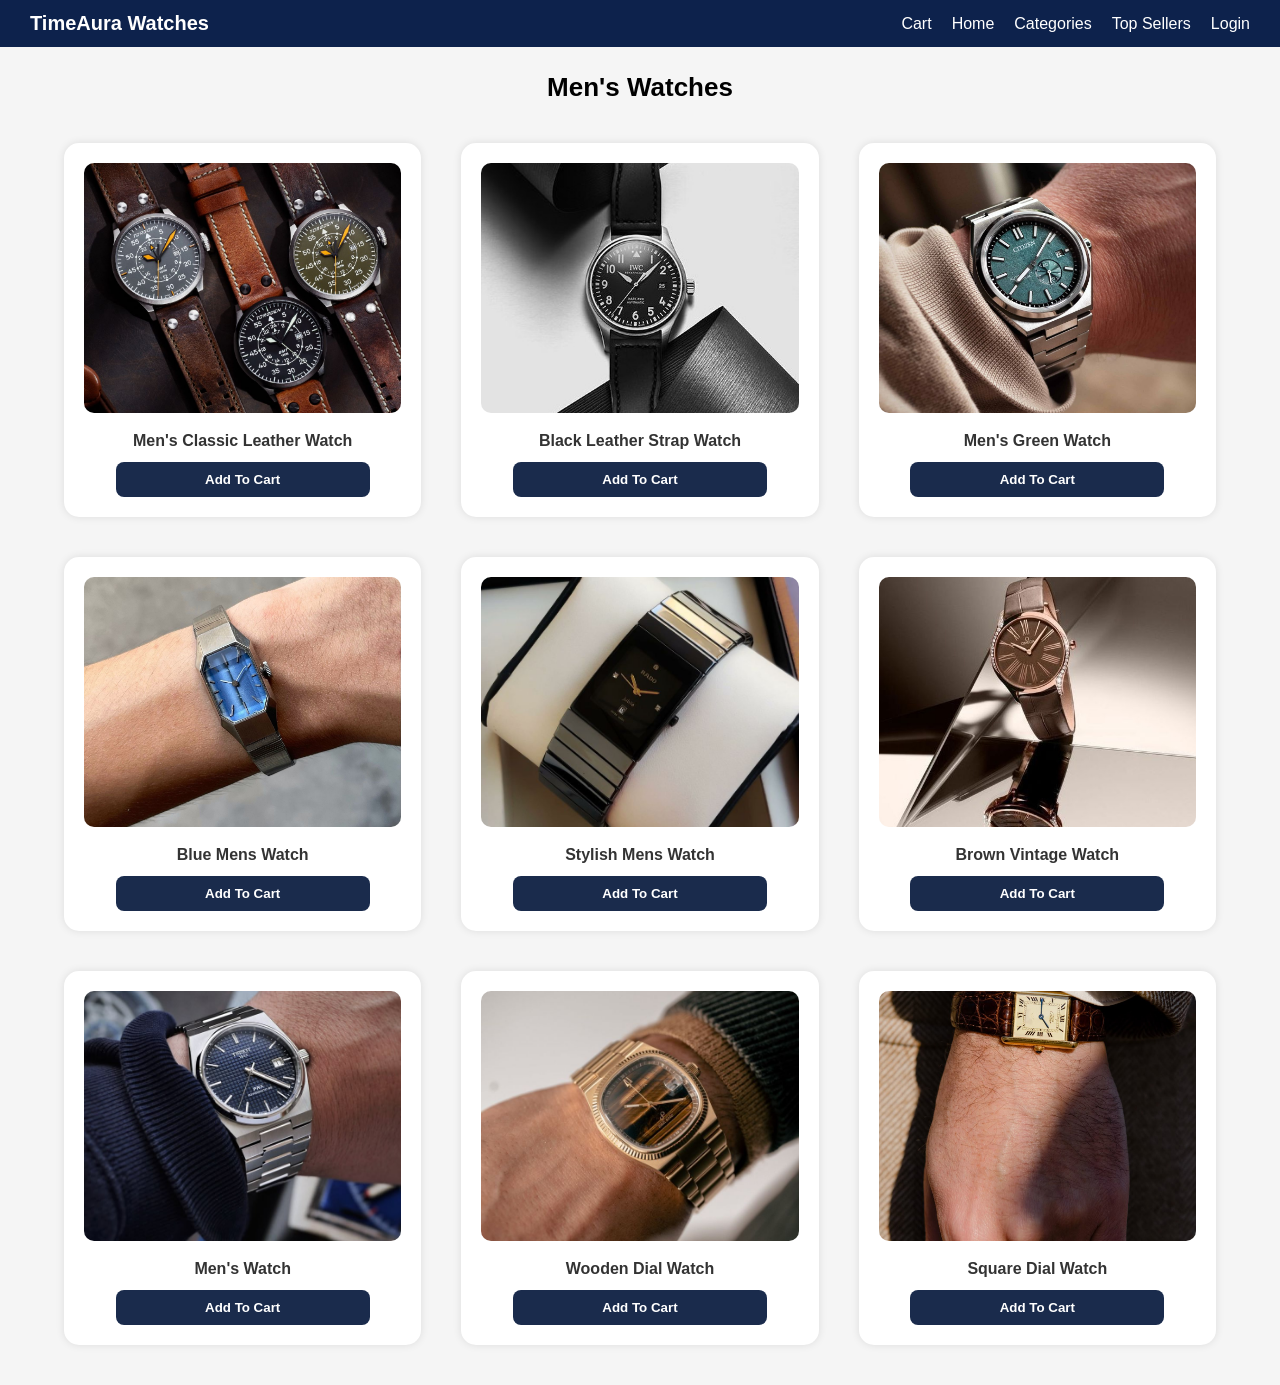
<file: mens.html>
<!DOCTYPE html>
<html lang="en">
<head>
  <meta charset="UTF-8">
  <meta name="viewport" content="width=device-width, initial-scale=1.0">
  <title>Mens - TimeAura</title>

  <style>
    * {
      margin: 0;
      padding: 0;
      box-sizing: border-box;
      font-family: Arial, sans-serif;
    }

    body {
      background-color: #f5f5f5;
    }

    nav {
            background-color: #0d224c; 
            padding: 12px 30px;
            display: flex;
            justify-content: space-between;
            align-items: center;
            color: white;
        }

        nav .logo {
            font-size: 20px;
            font-weight: bold;
        }

        nav ul {
            display: flex;
            list-style: none;
            gap: 20px;
        }

        nav ul li a {
            text-decoration: none;
            color: white;
            font-weight: 500;
        }

        nav ul li a:hover {
            text-decoration: underline;
        }

    h1 {
      text-align: center;
      margin-top: 25px;
      font-size: 26px;
      color: #000;
    }

    .container {
      width: 90%;
      margin: 40px auto;
      display: grid;
      grid-template-columns: repeat(auto-fit, minmax(260px, 1fr));
      gap: 40px;
    }

    .card {
      background: white;
      padding: 20px;
      text-align: center;
      border-radius: 15px;
      box-shadow: 0 0 8px rgba(0,0,0,0.1);
    }

    .card img {
      width: 100%;
      height: 250px;
      border-radius: 10px;
      object-fit: cover;
    }

    .card h3 {
      margin-top: 15px;
      font-size: 16px;
      color: #333;
    }

    .card button {
      margin-top: 12px;
      padding: 10px;
      width: 80%;
      background-color: #1a2b4c;
      border: none;
      border-radius: 8px;
      color: white;
      font-weight: bold;
      cursor: pointer;
    }

    .card button:hover {
      background-color: #162243;
    }
  </style>
</head>

<body>

  <nav>
        <div class="logo">TimeAura Watches</div>

        <ul>
            <li><a href="cart.html">Cart</a></li>
            <li><a href="home.html">Home</a></li>
            <li><a href="categories.html">Categories</a></li>
            <li><a href="topsellers.html">Top Sellers</a></li>
            <li><a href="signup.html">Login</a></li>
        </ul>
    </nav>

  <h1>Men's Watches</h1>

  <div class="container">

    <div class="card">
      <img src="images/men1.jpg" alt="">
      <h3>Men's Classic Leather Watch</h3>
      <button>Add To Cart</button>
    </div>

    <div class="card">
      <img src="images/watch2.jpg" alt="">
      <h3>Black Leather Strap Watch</h3>
      <button>Add To Cart</button>
    </div>

    <div class="card">
      <img src="images/men2.jpg" alt="">
      <h3>Men's Green Watch</h3>
      <button>Add To Cart</button>
    </div>

    <div class="card">
      <img src="images/men4.jpg" alt="">
      <h3>Blue Mens Watch</h3>
      <button>Add To Cart</button>
    </div>

    <div class="card">
      <img src="images/men5.jpg" alt="">
      <h3>Stylish Mens Watch</h3>
      <button>Add To Cart</button>
    </div>

    <div class="card">
      <img src="images/watch6.jpg" alt="">
      <h3>Brown Vintage Watch</h3>
      <button>Add To Cart</button>
    </div>

<div class="card">
      <img src="images/men6.jpg" alt="">
      <h3>Men's Watch</h3>
      <button>Add To Cart</button>
    </div>

    <div class="card">
      <img src="images/men7.jpg" alt="">
      <h3>Wooden Dial Watch</h3>
      <button>Add To Cart</button>
    </div>

    <div class="card">
      <img src="images/men8.jpg" alt="">
      <h3>Square Dial Watch</h3>
      <button>Add To Cart</button>
    </div>

  </div>

</body>
</html>
</file>
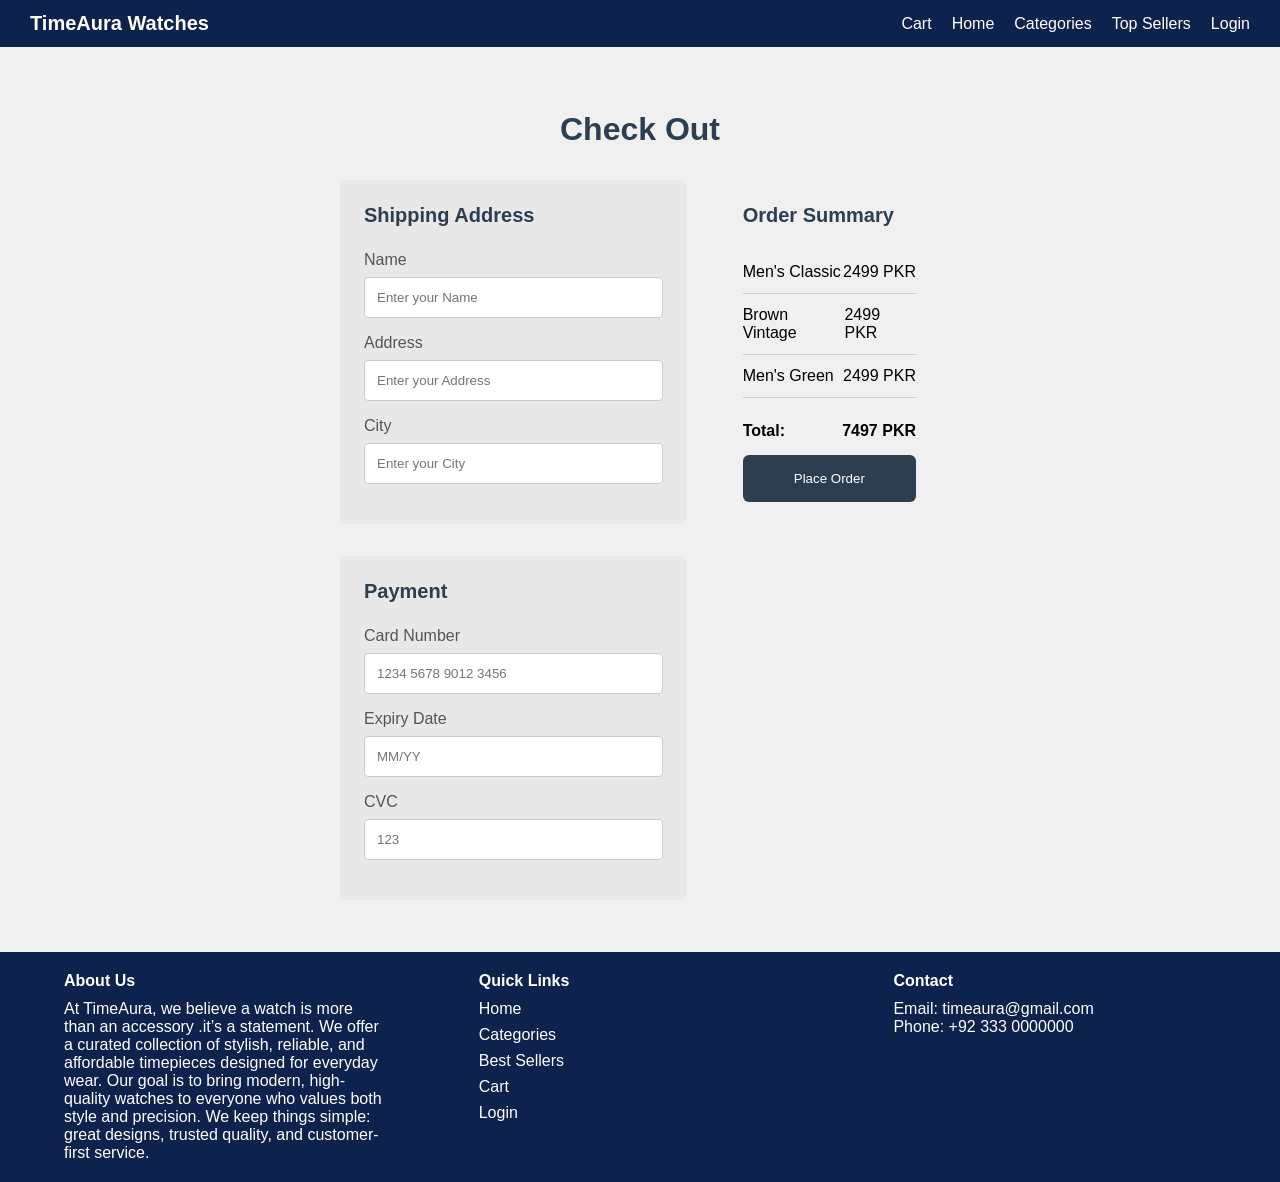
<file: payment.html>
<!DOCTYPE html>
<html lang="en">

<head>
    <meta charset="UTF-8">
    <meta name="viewport" content="width=device-width, initial-scale=1.0">
    <title>Checkout</title>
    <link rel="stylesheet" href="Css/payment.css">
</head>

<body>
    <header>
        <nav>
            <div class="logo">TimeAura Watches</div>
            <ul>
                <li><a href="cart.html">Cart</a></li>
                <li><a href="home.html">Home</a></li>
                <li><a href="categories.html">Categories</a></li>
                <li><a href="topsellers.html">Top Sellers</a></li>
                <li><a href="login.html">Login</a></li>
            </ul>
        </nav>
    </header>
    <main class="main">
        <div class="container">
            <h2 class="pageTitle">Check Out</h2>
            <div class="checkout">
                <div class="checkoutForms">
                    <section class="formSection">
                        <h3 class="sectionTitle">Shipping Address</h3>
                        <div class="form">
                            <label>Name</label>
                            <input type="text" class="formInput" placeholder="Enter your Name">
                        </div>
                        <div class="form">
                            <label>Address</label>
                            <input type="text" class="formInput" placeholder="Enter your Address">
                        </div>
                        <div class="form">
                            <label>City</label>
                            <input type="text" class="formInput" placeholder="Enter your City">
                        </div>
                    </section>
                    <section class="formSection">
                        <h3 class="sectionTitle">Payment</h3>
                        <div class="form">
                            <label>Card Number</label>
                            <input type="text" class="formInput" placeholder="1234 5678 9012 3456">
                        </div>
                        <div class="form">
                            <label>Expiry Date</label>
                            <input type="text" class="formInput" placeholder="MM/YY">
                        </div>
                        <div class="form">
                            <label>CVC</label>
                            <input type="text" class="formInput" placeholder="123">
                        </div>
                    </section>

                </div>

                <aside class="orderSummary">
                    <h3 class="sectionTitle">Order Summary</h3>

                    <div class="item">
                        <span>Men's Classic</span>
                        <span>2499 PKR</span>
                    </div>
                    <div class="item">
                        <span>Brown Vintage</span>
                        <span>2499 PKR</span>
                    </div>
                    <div class="item">
                        <span>Men's Green</span>
                        <span>2499 PKR</span>
                    </div>

                    <div class="orderTotal">
                        <span class="totalLabel">Total:</span>
                        <span class="totalAmount">7497 PKR</span>
                    </div>

                    <button class="placeOrder" onclick="placeOrder()">Place Order</button>
                </aside>

            </div>
        </div>
    </main>
    <footer class="main-footer">
        <div class="footer-content">
            <div class="footer-section">
                <h3>About Us</h3>
                <p>At TimeAura, we believe a watch is more than an accessory .it’s a statement. We offer a curated
                    collection of
                    stylish, reliable, and affordable timepieces designed for everyday wear. Our goal is to bring
                    modern,
                    high-quality watches to everyone who values both style and precision. We keep things simple: great
                    designs,
                    trusted quality, and customer-first service.</p>
            </div>

            <div class="footer-section">
                <h3>Quick Links</h3>
                <ul>
                    <li><a href="#">Home</a></li>
                    <li><a href="#">Categories</a></li>
                    <li><a href="#">Best Sellers</a></li>
                    <li><a href="#">Cart</a></li>
                    <li><a href="#">Login</a></li>
                </ul>
            </div>

            <div class="footer-section">
                <h3>Contact</h3>
                <p>Email: timeaura@gmail.com</p>
                <p>Phone: +92 333 0000000</p>
            </div>
        </div>

    </footer>
    <script>
        function placeOrder() {
            alert('Thank you for your purchase');
            console.log('Order has been placed successfully!');
            window.location.href = 'home.html';
        }
    </script>

</body>

</html>
</file>
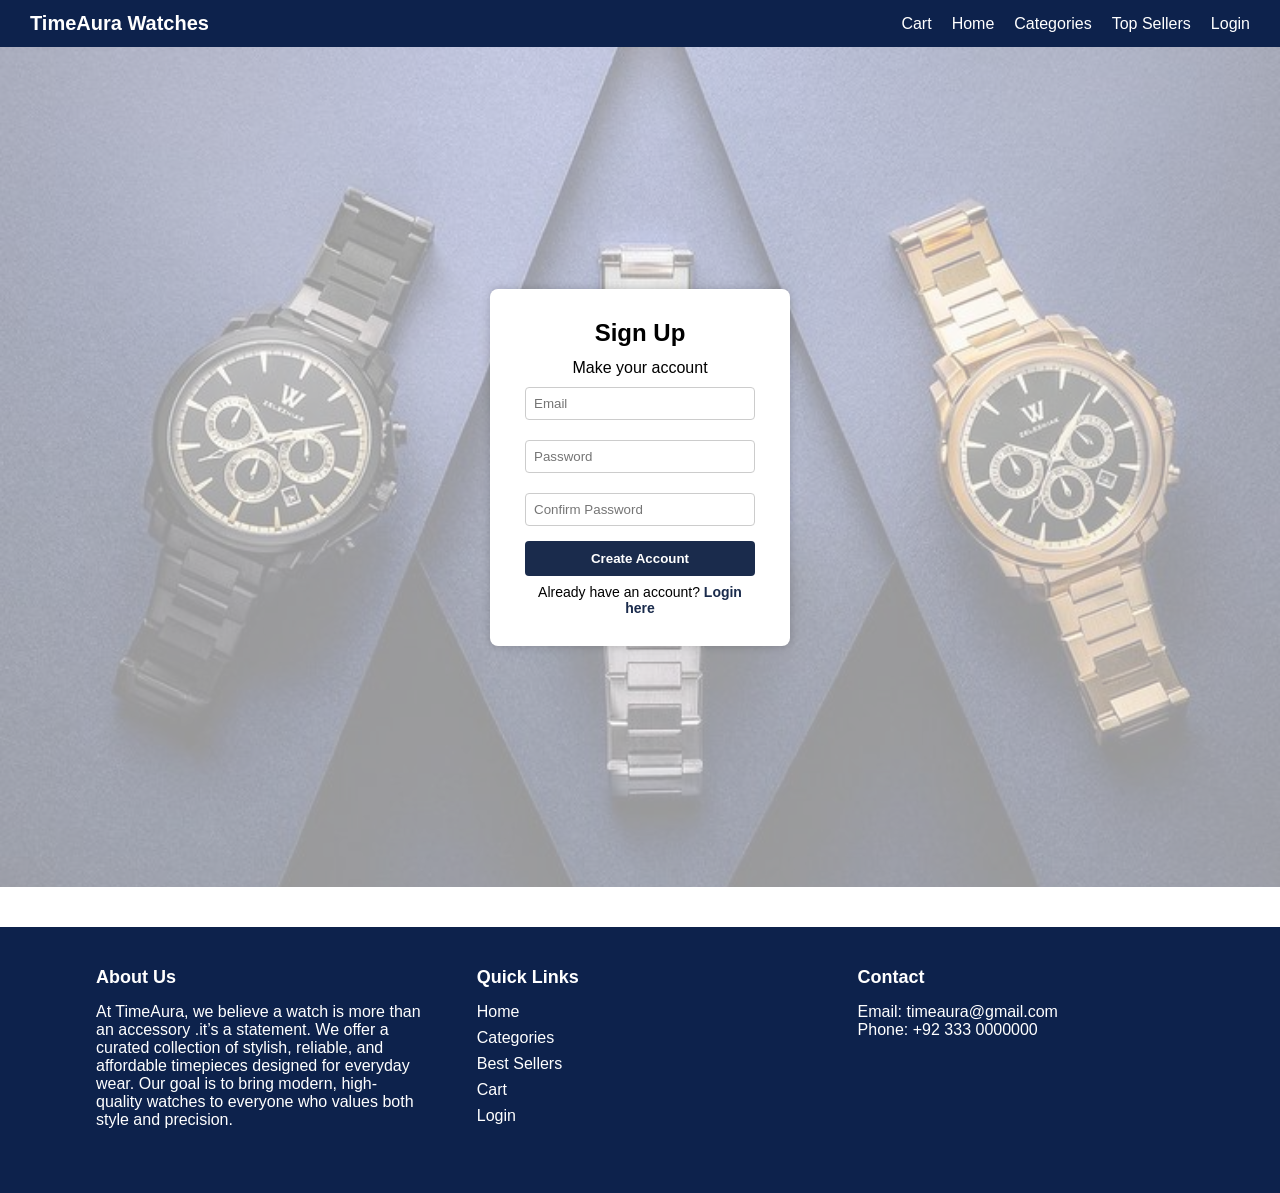
<file: signup.html>
<!DOCTYPE html>
<html>
<head>
<meta charset="UTF-8">
<meta name="viewport" content="width=device-width , initial-scale=1.0">
<title>Sign Up - TimeAura</title>

<style>

*{margin:0;padding:0;box-sizing:border-box}

body{
font-family: Arial;
}

nav{
    background-color:#0d224c;
    padding:12px 30px;
    display:flex;
    justify-content:space-between;
    align-items:center;
    color:white;
}

nav .mainlogo{
  font-size:20px;
  font-weight:bold;
}

nav ul{
  display:flex;
  list-style:none;
  gap:20px;
}

nav ul li a{
  text-decoration:none;
  color:white;
  font-weight:500;
}

nav ul li a:hover{
  text-decoration:underline;
}

.bigbg{
    background-image:url('images/login.jpg');
    background-size:cover;
    background-position:center;
    height: calc(100vh - 60px);
    display:flex;
    justify-content:center;
    align-items:center;
    background-color:rgba(255,255,255,0.6);
    background-blend-mode:lighten;
}

.signupbox{
    background:white;
    padding:30px 35px;
    border-radius:8px;
    width:300px;
    text-align:center;
    box-shadow:0 0 10px rgba(0,0,0,0.2);
}

.signupbox h2{
    margin-bottom:12px;
}

.signupbox input{
    width:100%;
    padding:8px;
    margin:10px 0;
    border-radius:4px;
    border:1px solid #ccc;
}

.signupbox button{
    width:100%;
    padding:10px;
    background:#1a2b4c;
    border:none;
    color:white;
    border-radius:4px;
    cursor:pointer;
    font-weight:bold;
}

.signupbox button:hover{ background:#162243 }

small{
    margin-top:8px;
    display:block;
    font-size:14px;
}

small a{
    text-decoration:none;
    font-weight:bold;
    color:#1a2b4c;
}

.errtext{
    margin-top:5px;
    color:#b00020;
    font-size:14px;
}

.footerArea{
 background-color:#0d224c;
 color:white;
 padding:40px 0;
 margin-top:40px;
}

.footWrap{
 width:85%;
 margin:auto;
 display:flex;
 justify-content:space-between;
 flex-wrap:wrap;
}

.footPart{
 width:30%;
 min-width:200px;
 margin-bottom:20px;
}

.footPart h3{
 margin-bottom:15px;
 font-size:18px;
}

.footPart ul{
 list-style:none;
 padding:0;
}

.footPart ul li{
 margin-bottom:8px;
}

.footPart ul li a{
 text-decoration:none;
 color:white;
 transition:.3s;
}

.footPart ul li a:hover{
 color:#aaa;
}


</style>
</head>

<body>

<nav>
  <div class="mainlogo">TimeAura Watches</div>

  <ul>
    <li><a href="cart.html">Cart</a></li>
    <li><a href="home.html">Home</a></li>
    <li><a href="categories.html">Categories</a></li>
    <li><a href="topsellers.html">Top Sellers</a></li>
    <li><a href="login.html">Login</a></li>
  </ul>
</nav>


<div class="bigbg">

  <div class="signupbox">

    <h2>Sign Up</h2>
    <p>Make your account</p>

    <form id="formsignup">
      <input id="emailbox" type="email" placeholder="Email">
      <input id="passbox" type="password" placeholder="Password">
      <input id="passagain" type="password" placeholder="Confirm Password">

      <div id="wrongmsg" class="errtext"></div>

      <button type="submit">Create Account</button>
    </form>

    <small>
      Already have an account?
      <a href="login.html">Login here</a>
    </small>

  </div>
</div>


<script>

function getSavedUsers(){
   let get = localStorage.getItem("myshop_users")
   if(!get) return []
   try{
     return JSON.parse(get)
   }catch(e){
     return []
   }
}

function keepUsers(list){
   localStorage.setItem("myshop_users", JSON.stringify(list))
}

document.getElementById("formsignup").addEventListener("submit", function(ev){
   ev.preventDefault()

   let em = document.getElementById("emailbox").value.trim().toLowerCase()
   let p1 = document.getElementById("passbox").value
   let p2 = document.getElementById("passagain").value
   let msg = document.getElementById("wrongmsg")
   msg.textContent = ""

   if(!em || !p1 || !p2){
      msg.textContent = "Please fill all fields."
      return
   }

   if(p1.length < 6){
      msg.textContent = "Password must be at least 6 characters."
      return
   }

   if(p1 !== p2){
      msg.textContent = "Passwords do not match."
      return
   }

   let list = getSavedUsers()

   let exist = list.find(function(u){
      return u.email === em
   })

   if(exist){
      msg.textContent = "Account already exists. Please login."
      return
   }

   list.push({email:em , password:p1})
   keepUsers(list)

   alert("Account created! Redirecting to login page.")
   window.location.href = "login.html"
})

</script>


<footer class="footerArea">
 <div class="footWrap">

    <div class="footPart">
      <h3>About Us</h3>
      <p>At TimeAura, we believe a watch is more than an accessory .it’s a statement. We offer a curated collection of stylish, reliable, and affordable timepieces designed for everyday wear. Our goal is to bring modern, high-quality watches to everyone who values both style and precision.</p>
    </div>

    <div class="footPart">
      <h3>Quick Links</h3>
      <ul>
        <li><a href="#">Home</a></li>
        <li><a href="#">Categories</a></li>
        <li><a href="#">Best Sellers</a></li>
        <li><a href="#">Cart</a></li>
        <li><a href="#">Login</a></li>
      </ul>
    </div>

    <div class="footPart">
      <h3>Contact</h3>
      <p>Email: timeaura@gmail.com</p>
      <p>Phone: +92 333 0000000</p>
    </div>

 </div>
</footer>



</body>
</html>
</file>
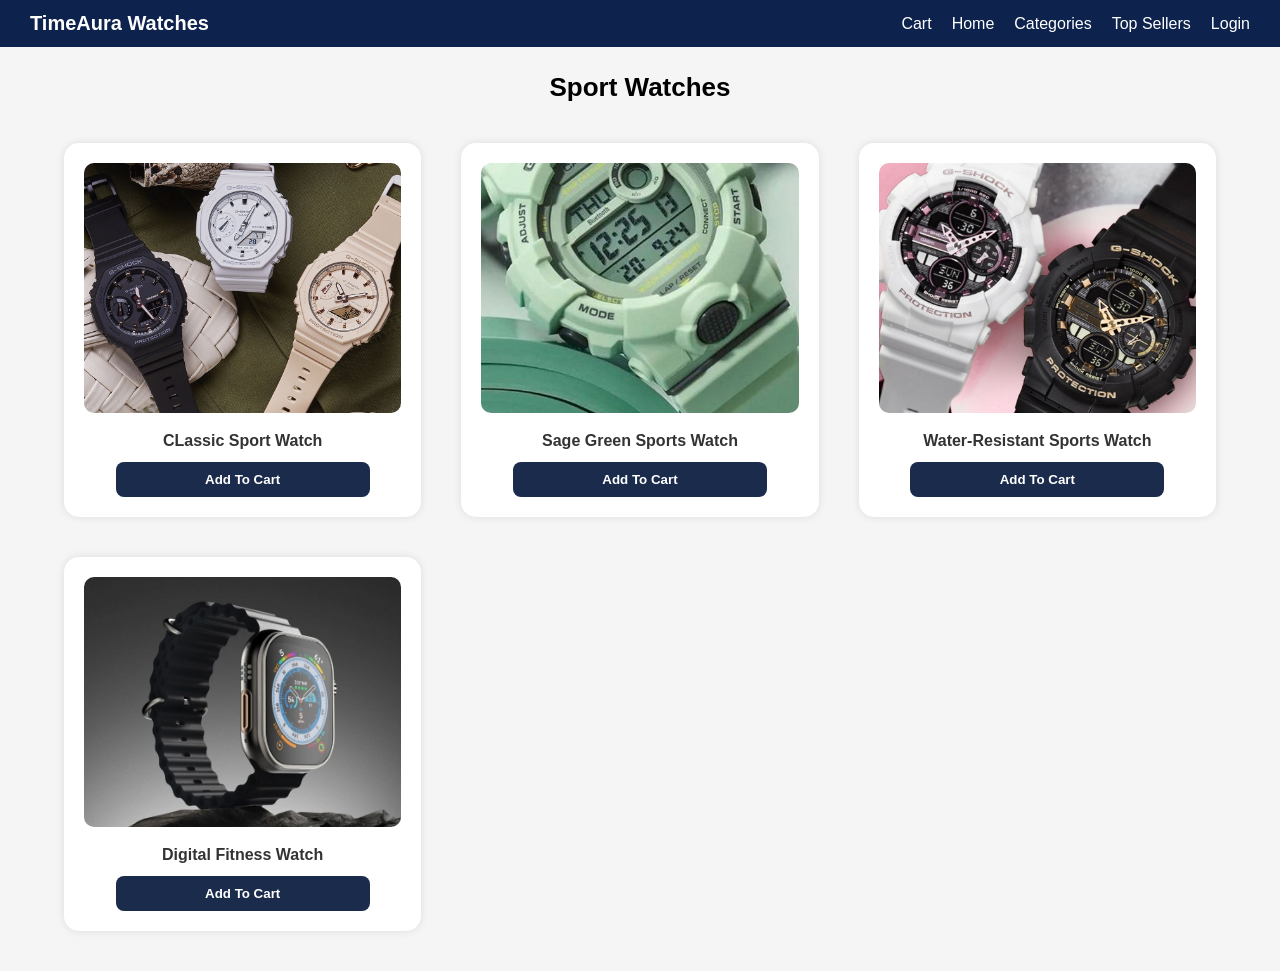
<file: sport.html>
<!DOCTYPE html>
<html lang="en">
<head>
  <meta charset="UTF-8">
  <meta name="viewport" content="width=device-width, initial-scale=1.0">
  <title>Sport - TimeAura</title>

  <style>
    * {
      margin: 0;
      padding: 0;
      box-sizing: border-box;
      font-family: Arial, sans-serif;
    }

    body {
      background-color: #f5f5f5;
    }

    nav {
            background-color: #0d224c; 
            padding: 12px 30px;
            display: flex;
            justify-content: space-between;
            align-items: center;
            color: white;
        }

        nav .logo {
            font-size: 20px;
            font-weight: bold;
        }

        nav ul {
            display: flex;
            list-style: none;
            gap: 20px;
        }

        nav ul li a {
            text-decoration: none;
            color: white;
            font-weight: 500;
        }

        nav ul li a:hover {
            text-decoration: underline;
        }

    h1 {
      text-align: center;
      margin-top: 25px;
      font-size: 26px;
      color: #000;
    }

    .container {
      width: 90%;
      margin: 40px auto;
      display: grid;
      grid-template-columns: repeat(auto-fit, minmax(260px, 1fr));
      gap: 40px;
    }

    .card {
      background: white;
      padding: 20px;
      text-align: center;
      border-radius: 15px;
      box-shadow: 0 0 8px rgba(0,0,0,0.1);
    }

    .card img {
      width: 100%;
      height: 250px;
      border-radius: 10px;
      object-fit: cover;
    }

    .card h3 {
      margin-top: 15px;
      font-size: 16px;
      color: #333;
    }

    .card button {
      margin-top: 12px;
      padding: 10px;
      width: 80%;
      background-color: #1a2b4c;
      border: none;
      border-radius: 8px;
      color: white;
      font-weight: bold;
      cursor: pointer;
    }

    .card button:hover {
      background-color: #162243;
    }
  </style>
</head>

<body>

  <nav>
        <div class="logo">TimeAura Watches</div>

        <ul>
            <li><a href="cart.html">Cart</a></li>
            <li><a href="home.html">Home</a></li>
            <li><a href="categories.html">Categories</a></li>
            <li><a href="topsellers.html">Top Sellers</a></li>
            <li><a href="signup.html">Login</a></li>
        </ul>
    </nav>

  <h1>Sport Watches</h1>

  <div class="container">

    <div class="card">
      <img src="images/sport1.jpg" alt="">
      <h3>CLassic Sport Watch</h3>
      <button>Add To Cart</button>
    </div>

    <div class="card">
      <img src="images/sport2.jpg" alt="">
      <h3>Sage Green Sports Watch</h3>
      <button>Add To Cart</button>
    </div>

    <div class="card">
      <img src="images/sport3.jpg" alt="">
      <h3>Water-Resistant Sports Watch</h3>
      <button>Add To Cart</button>
    </div>

    <div class="card">
      <img src="images/sport4.jpg" alt="">
      <h3>Digital Fitness Watch</h3>
      <button>Add To Cart</button>
    </div>

    

  </div>

</body>
</html>
</file>
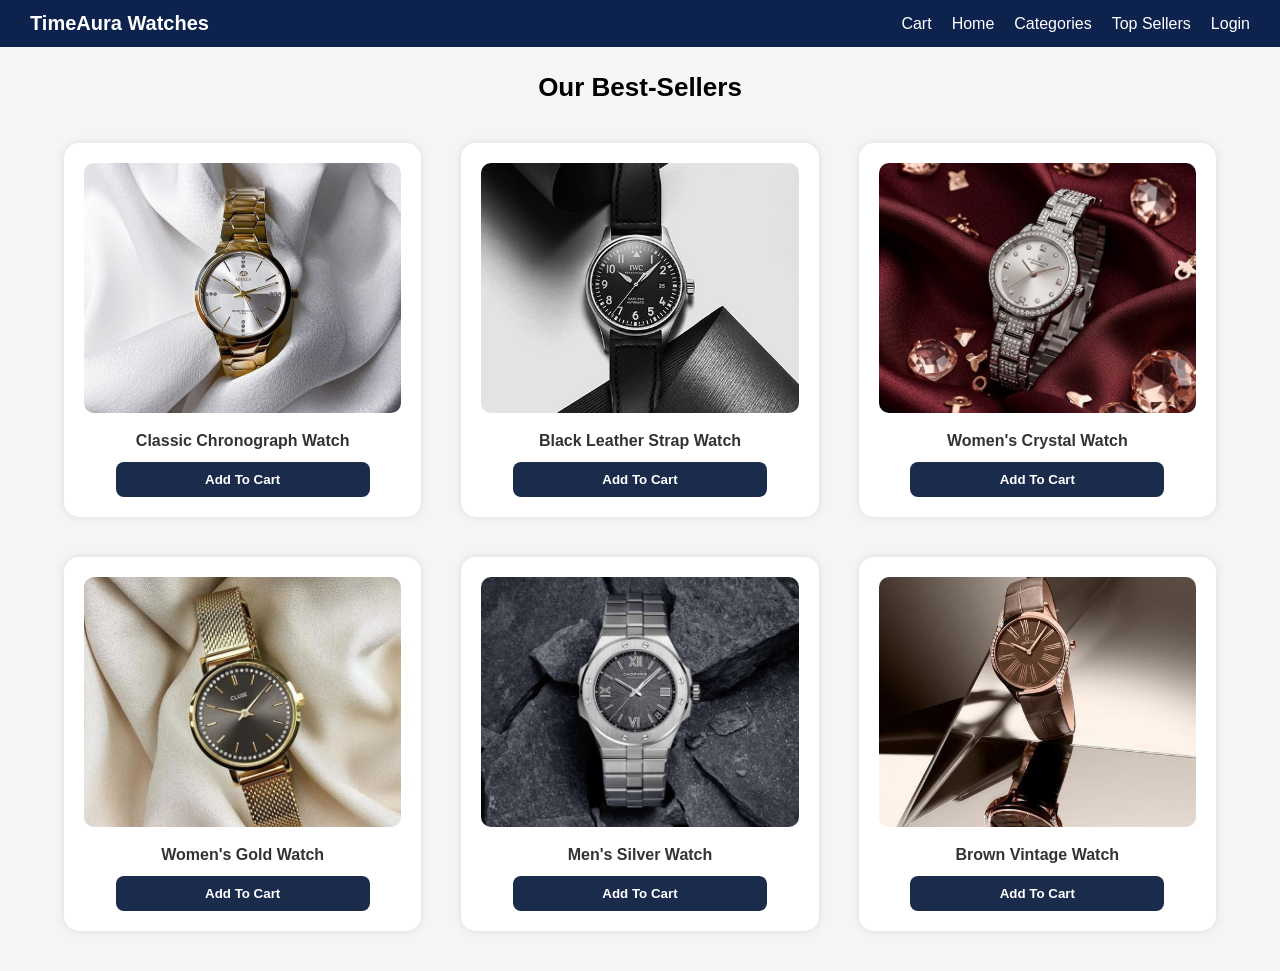
<file: topsellers.html>
<!DOCTYPE html>
<html lang="en">
<head>
  <meta charset="UTF-8">
  <meta name="viewport" content="width=device-width, initial-scale=1.0">
  <title>Top Sellers - TimeAura</title>

  <style>
    * {
      margin: 0;
      padding: 0;
      box-sizing: border-box;
      font-family: Arial, sans-serif;
    }

    body {
      background-color: #f5f5f5;
    }

   nav {
            background-color: #0d224c; 
            padding: 12px 30px;
            display: flex;
            justify-content: space-between;
            align-items: center;
            color: white;
        }

        nav .logo {
            font-size: 20px;
            font-weight: bold;
        }

        nav ul {
            display: flex;
            list-style: none;
            gap: 20px;
        }

        nav ul li a {
            text-decoration: none;
            color: white;
            font-weight: 500;
        }

        nav ul li a:hover {
            text-decoration: underline;
        }

    h1 {
      text-align: center;
      margin-top: 25px;
      font-size: 26px;
      color: #000;
    }

    .container {
      width: 90%;
      margin: 40px auto;
      display: grid;
      grid-template-columns: repeat(auto-fit, minmax(260px, 1fr));
      gap: 40px;
    }

    .card {
      background: white;
      padding: 20px;
      text-align: center;
      border-radius: 15px;
      box-shadow: 0 0 8px rgba(0,0,0,0.1);
    }

    .card img {
      width: 100%;
      height: 250px;
      border-radius: 10px;
      object-fit: cover;
    }

    .card h3 {
      margin-top: 15px;
      font-size: 16px;
      color: #333;
    }

    .card button {
      margin-top: 12px;
      padding: 10px;
      width: 80%;
      background-color: #1a2b4c;
      border: none;
      border-radius: 8px;
      color: white;
      font-weight: bold;
      cursor: pointer;
    }

    .card button:hover {
      background-color: #162243;
    }
  </style>
</head>

<body>

  <nav>
        <div class="logo">TimeAura Watches</div>

        <ul>
            <li><a href="cart.html">Cart</a></li>
            <li><a href="home.html">Home</a></li>
            <li><a href="categories.html">Categories</a></li>
            <li><a href="topsellers.html">Top Sellers</a></li>
            <li><a href="signup.html">Login</a></li>
        </ul>
    </nav>

  <h1>Our Best-Sellers</h1>

  <div class="container">

    <div class="card">
      <img src="images/IMAGE1.jpg" alt="">
      <h3>Classic Chronograph Watch</h3>
      <button>Add To Cart</button>
    </div>

    <div class="card">
      <img src="images/watch2.jpg" alt="">
      <h3>Black Leather Strap Watch</h3>
      <button>Add To Cart</button>
    </div>

    <div class="card">
      <img src="images/IMAGE3.jpg" alt="">
      <h3>Women's Crystal Watch</h3>
      <button>Add To Cart</button>
    </div>

    <div class="card">
      <img src="images/IMAGE4.jpg" alt="">
      <h3>Women's Gold Watch</h3>
      <button>Add To Cart</button>
    </div>

    <div class="card">
      <img src="images/watch5.jpg" alt="">
      <h3>Men's Silver Watch</h3>
      <button>Add To Cart</button>
    </div>

    <div class="card">
      <img src="images/watch6.jpg" alt="">
      <h3>Brown Vintage Watch</h3>
      <button>Add To Cart</button>
    </div>

  </div>

</body>
</html>
</file>
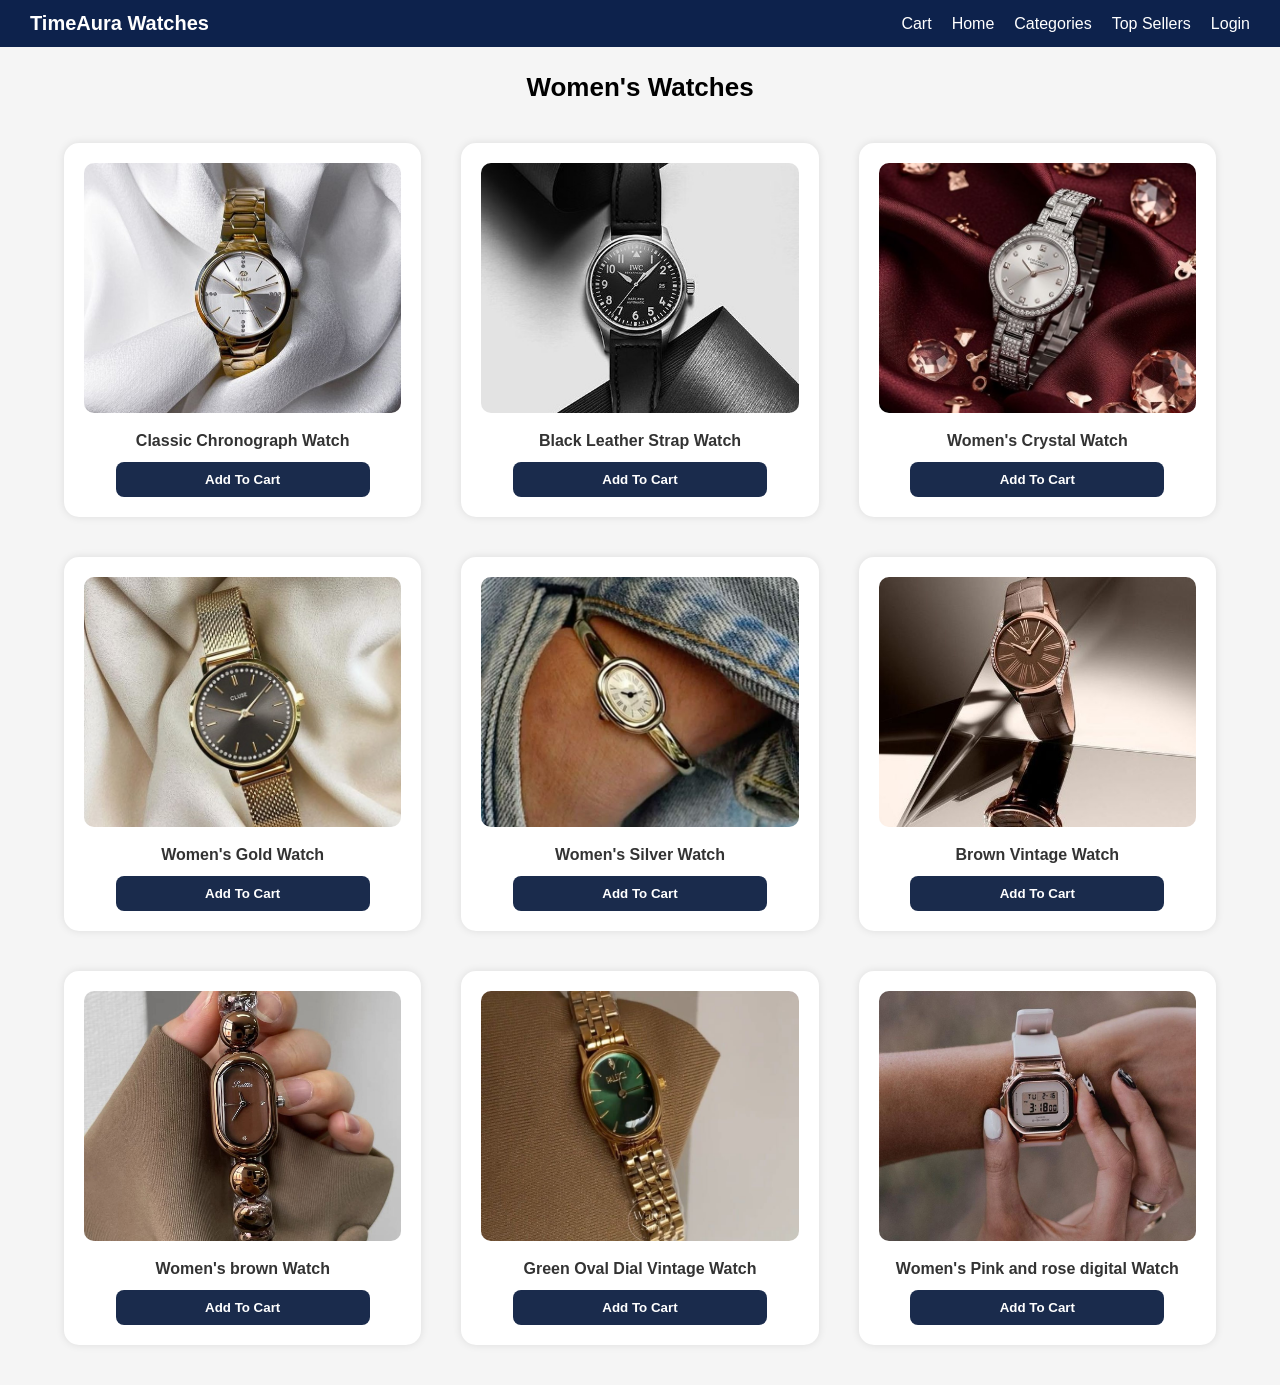
<file: womens.html>
<!DOCTYPE html>
<html lang="en">
<head>
  <meta charset="UTF-8">
  <meta name="viewport" content="width=device-width, initial-scale=1.0">
  <title>Womens - TimeAura</title>

  <style>
    * {
      margin: 0;
      padding: 0;
      box-sizing: border-box;
      font-family: Arial, sans-serif;
    }

    body {
      background-color: #f5f5f5;
    }

    nav {
            background-color: #0d224c; 
            padding: 12px 30px;
            display: flex;
            justify-content: space-between;
            align-items: center;
            color: white;
        }

        nav .logo {
            font-size: 20px;
            font-weight: bold;
        }

        nav ul {
            display: flex;
            list-style: none;
            gap: 20px;
        }

        nav ul li a {
            text-decoration: none;
            color: white;
            font-weight: 500;
        }

        nav ul li a:hover {
            text-decoration: underline;
        }

    h1 {
      text-align: center;
      margin-top: 25px;
      font-size: 26px;
      color: #000;
    }

    .container {
      width: 90%;
      margin: 40px auto;
      display: grid;
      grid-template-columns: repeat(auto-fit, minmax(260px, 1fr));
      gap: 40px;
    }

    .card {
      background: white;
      padding: 20px;
      text-align: center;
      border-radius: 15px;
      box-shadow: 0 0 8px rgba(0,0,0,0.1);
    }

    .card img {
      width: 100%;
      height: 250px;
      border-radius: 10px;
      object-fit: cover;
    }

    .card h3 {
      margin-top: 15px;
      font-size: 16px;
      color: #333;
    }

    .card button {
      margin-top: 12px;
      padding: 10px;
      width: 80%;
      background-color: #1a2b4c;
      border: none;
      border-radius: 8px;
      color: white;
      font-weight: bold;
      cursor: pointer;
    }

    .card button:hover {
      background-color: #162243;
    }
  </style>
</head>

<body>

  <nav>
        <div class="logo">TimeAura Watches</div>

        <ul>
            <li><a href="cart.html">Cart</a></li>
            <li><a href="home.html">Home</a></li>
            <li><a href="categories.html">Categories</a></li>
            <li><a href="topsellers.html">Top Sellers</a></li>
            <li><a href="signup.html">Login</a></li>
        </ul>
    </nav>

  <h1>Women's Watches</h1>

  <div class="container">

    <div class="card">
      <img src="images/IMAGE1.jpg" alt="">
      <h3>Classic Chronograph Watch</h3>
      <button>Add To Cart</button>
    </div>

    <div class="card">
      <img src="images/watch2.jpg" alt="">
      <h3>Black Leather Strap Watch</h3>
      <button>Add To Cart</button>
    </div>

    <div class="card">
      <img src="images/IMAGE3.jpg" alt="">
      <h3>Women's Crystal Watch</h3>
      <button>Add To Cart</button>
    </div>

    <div class="card">
      <img src="images/IMAGE4.jpg" alt="">
      <h3>Women's Gold Watch</h3>
      <button>Add To Cart</button>
    </div>

    <div class="card">
      <img src="images/womens1.jpg" alt="">
      <h3>Women's Silver Watch</h3>
      <button>Add To Cart</button>
    </div>

    <div class="card">
      <img src="images/watch6.jpg" alt="">
      <h3>Brown Vintage Watch</h3>
      <button>Add To Cart</button>
    </div>

<div class="card">
      <img src="images/IMAGE5.jpg" alt="">
      <h3>Women's brown Watch</h3>
      <button>Add To Cart</button>
    </div>

    <div class="card">
      <img src="images/womens2.jpg" alt="">
      <h3>Green Oval Dial Vintage Watch</h3>
      <button>Add To Cart</button>
    </div>

     <div class="card">
      <img src="images/digital3.jpg" alt="">
      <h3>Women's Pink and rose digital Watch</h3>
      <button>Add To Cart</button>
    </div>

  </div>

</body>
</html>
</file>
<file: Css/cart.css>
* {
    margin: 0;
    padding: 0;
    box-sizing: border-box;
}

body {
    font-family: Arial, sans-serif;
    background-color: #f0f0f0;
}

nav {
    background-color: #0d224c;
    padding: 12px 30px;
    display: flex;
    justify-content: space-between;
    align-items: center;
    color: white;
}

nav .logo {
    font-size: 20px;
    font-weight: bold;
}

nav ul {
    display: flex;
    list-style: none;
    gap: 20px;
}

nav ul li a {
    text-decoration: none;
    color: white;
    font-weight: 500;
}

nav ul li a:hover {
    text-decoration: underline;
}

.container {
    max-width: 1200px;
}

.main {
    padding: 40px 0;
    text-align: center;
}

.title {
    font-size: 32px;
    font-weight: bold;
    margin-bottom: 40px;
    color: #0d224c;
}

.control {
    display: flex;
    align-items: center;
    gap: 4px;
}

.discard {
    padding: 6px 12px;
    border: none;
    border-radius: 4px;
    background: #c51400;
    color: white;
}

.quantity {
    width: 30px;
    height: 30px;
    border: none;
    background: #bdc3c7;
    color: #2c3e50;
    border-radius: 4px;
}

.input {
    width: 50px;
    text-align: center;
    border: 1px solid #bdc3c7;
    border-radius: 4px;
    background: white;
}

.price {
    font-weight: bold;
    color: #2c3e50;
}
.total {
    justify-content: left;
    font-size: 20px;
    font-weight: bold;
    margin: auto;
    padding: 15px auto;
    max-width: 400px;
    color: #0d224c;
}
.payment {
    margin: 20px auto;
    padding: 15px 40px;
    font-weight: bold;
    border: none;
    border-radius: 8px;
    background: #0d224c;
    color: white;
}

.quantity:hover {
    background: #95a5a6;
}

.payment:hover {
    background: #172c55;
}

.discard:hover {
    background: #a40e00;
}

.main-footer {
    background-color: #0d224c;
    color: white;
    padding: 20px 0;
    margin-top: 20px;
}

.footer-content {
    width: 90%;
    margin: auto;
    display: flex;
    justify-content: space-between;
    flex-wrap: wrap;
}

.footer-section {
    width: 28%;
    min-width: 150px;
}

.footer-section h3 {
    margin-bottom: 10px;
    font-size: 16px;
}

.footer-section ul {
    list-style: none;
    padding: 0;
}

.footer-section ul li {
    margin-bottom: 8px;
}

.footer-section ul li a {
    text-decoration: none;
    color: white;
    transition: 0.3s;
}

.footer-section ul li a:hover {
    color: #aaa;
}
.blank{
    height: 100pt;
}
</file>
<file: Css/payment.css>
* {
    margin: 0;
    padding: 0;
    box-sizing: border-box;
}

body {
    font-family: Arial, sans-serif;
    background-color: #f0f0f0;
}

nav {
    background-color: #0d224c;
    padding: 12px 30px;
    display: flex;
    justify-content: space-between;
    align-items: center;
    color: white;
}

nav .logo {
    font-size: 20px;
    font-weight: bold;
}

nav ul {
    display: flex;
    list-style: none;
    gap: 20px;
}

nav ul li a {
    text-decoration: none;
    color: white;
    font-weight: 500;
}

nav ul li a:hover {
    text-decoration: underline;
}

.container {
    max-width: 50%;
    margin: 0 auto;
    padding: 0 20px;
}

.pageTitle {
    text-align: center;
    font-size: 32px;
    margin: 32px 0;
    color: #2c3e50;
}

.main {
    padding: 32px 0;
}

.checkout {
    display: flex;
    gap: 32px;
}

.checkoutForms {
    flex: 2;
    display: flex;
    flex-direction: column;
    gap: 32px;
}

.orderSummary {
    flex: 1;
    padding: 24px;
    border-radius: 8px;
}

.formSection {
    background-color: #e8e8e8;
    padding: 24px;
    border-radius: 8px;
}

.sectionTitle {
    font-size: 20px;
    margin-bottom: 24px;
    color: #2c3e50;
    font-weight: bold;
}

.form {
    margin-bottom: 16px;
}

label {
    display: block;
    margin-bottom: 8px;
    color: #555;
}

.formInput {
    width: 100%;
    padding: 12px;
    border: 1px solid #ccc;
    border-radius: 4px;
}

.formInput:focus {
    border-color: #2c3e50;
    outline: none;
}

.item {
    display: flex;
    justify-content: space-between;
    padding: 12px 0;
    border-bottom: 1px solid #ccc;
}

.item:last-child {
    border-bottom: none;
}

.orderTotal {
    display: flex;
    justify-content: space-between;
    font-weight: bold;
    margin-top: 24px;
    margin-bottom: 15px;
}

.placeOrder {
    width: 100%;
    padding: 16px;
    background-color: #2c3e50;
    color: white;
    border: none;
    border-radius: 6px;
}
    .placeOrder:hover {
        background-color: #0d224c;
    }
.main-footer {
    background-color: #0d224c;
    color: white;
    padding: 20px 0;
    margin-top: 20px;
}

.footer-content {
    width: 90%;
    margin: auto;
    display: flex;
    justify-content: space-between;
    flex-wrap: wrap;
}

.footer-section {
    width: 28%;
    min-width: 150px;
}

.footer-section h3 {
    margin-bottom: 10px;
    font-size: 16px;
}

.footer-section ul {
    list-style: none;
    padding: 0;
}

.footer-section ul li {
    margin-bottom: 8px;
}

.footer-section ul li a {
    text-decoration: none;
    color: white;
    transition: 0.3s;
}

.footer-section ul li a:hover {
    color: #aaa;
}
</file>
